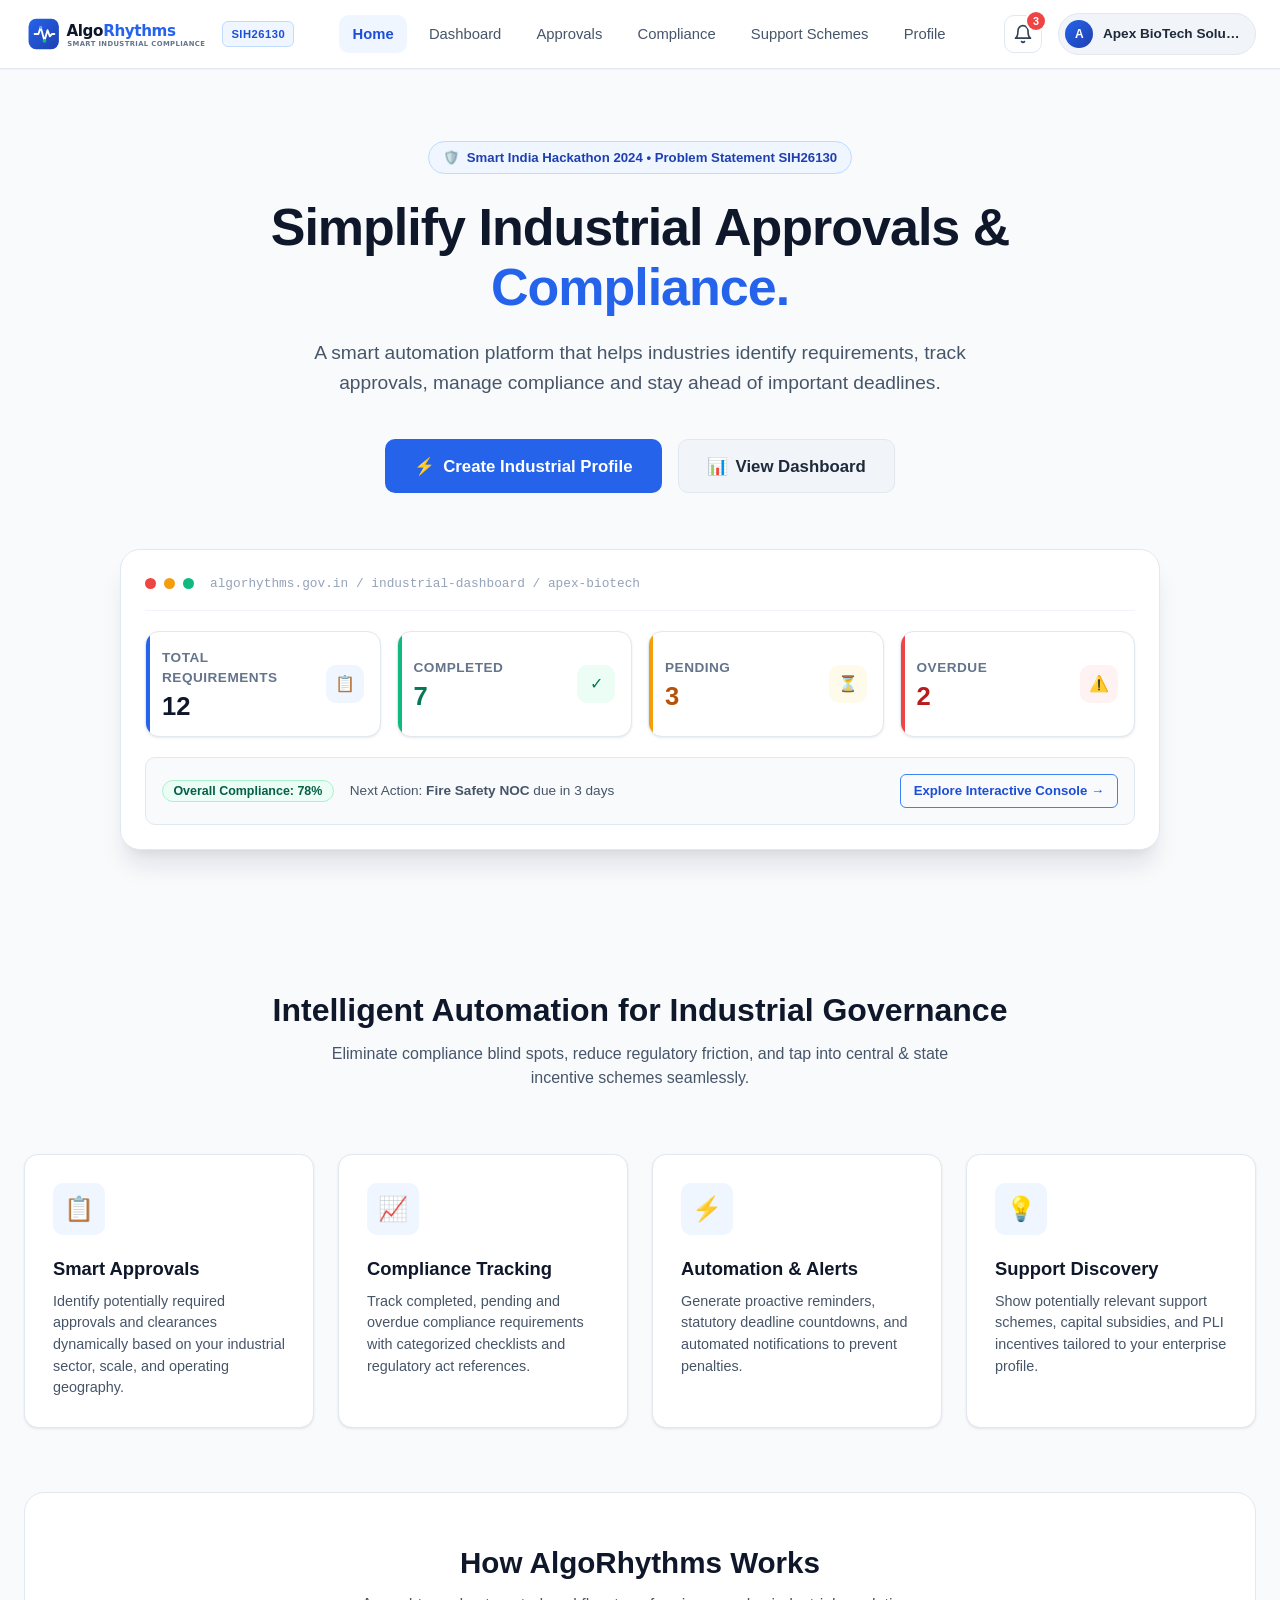
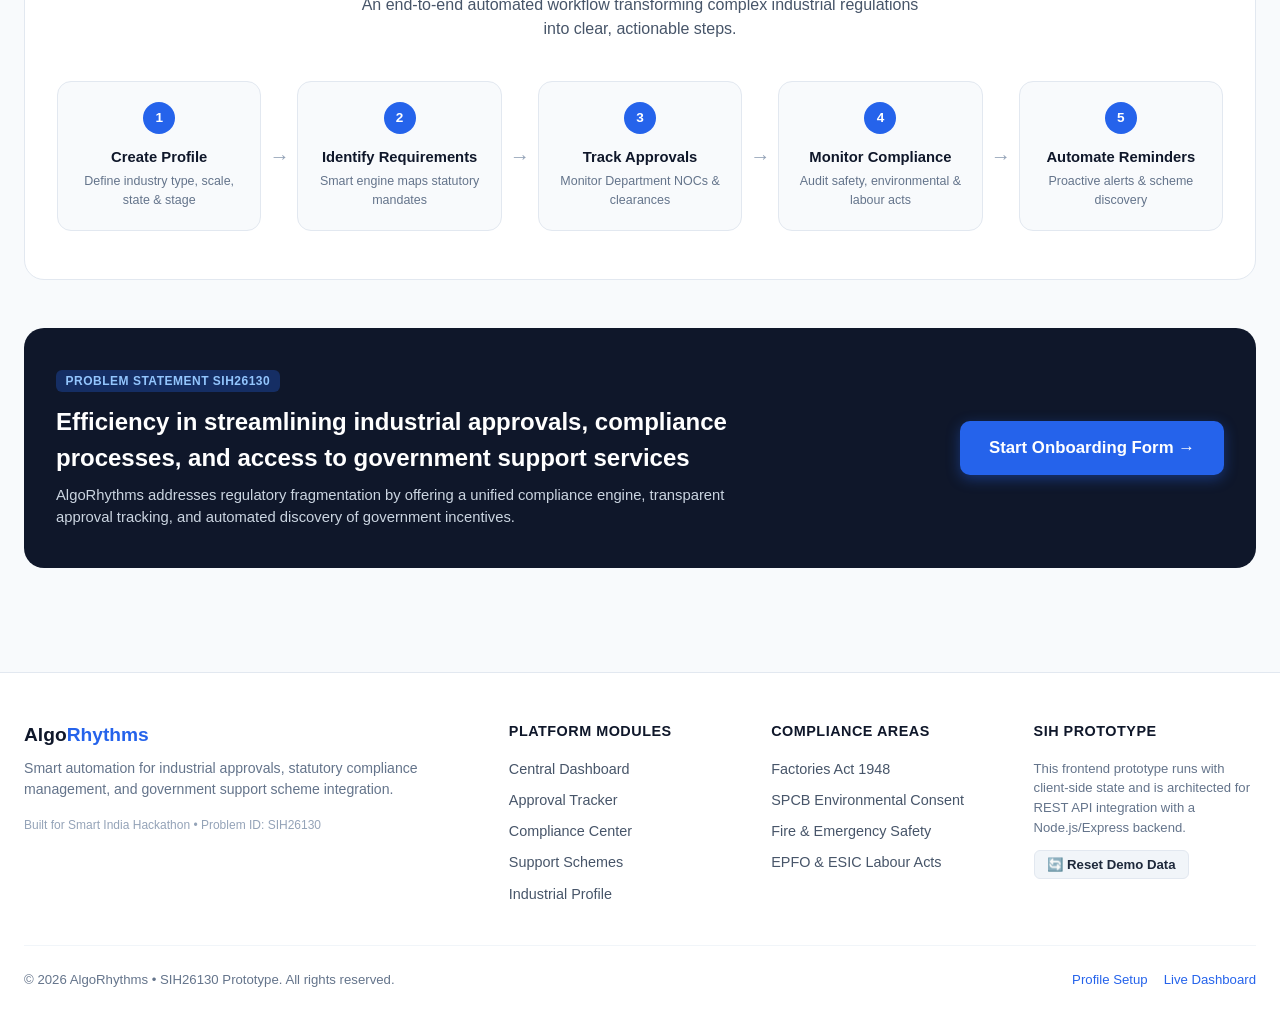
<file: frontend/index.html>
<!DOCTYPE html>
<html lang="en">
<head>
  <meta charset="UTF-8" />
  <meta name="viewport" content="width=device-width, initial-scale=1.0" />
  <meta name="description" content="AlgoRhythms - Smart Industrial Approvals, Compliance Management and Government Support Services Platform for SIH26130" />
  <title>AlgoRhythms | Smart Industrial Approvals & Compliance Platform (SIH26130)</title>
  <link rel="stylesheet" href="style.css" />
</head>
<body>

  <!-- =========================================================================
       1. GLOBAL NAVIGATION BAR
       ========================================================================= -->
  <nav class="navbar" aria-label="Main Navigation">
    <div class="nav-container">
      <a href="index.html" class="brand-link">
        <img src="assets/logo.svg" alt="AlgoRhythms Logo" class="brand-logo-img" />
        <span class="sih-tag">SIH26130</span>
      </a>

      <!-- Desktop Navigation Links -->
      <ul class="nav-menu" id="main-nav-menu">
        <li><a href="index.html" class="nav-link active">Home</a></li>
        <li><a href="dashboard.html" class="nav-link">Dashboard</a></li>
        <li><a href="approvals.html" class="nav-link">Approvals</a></li>
        <li><a href="compliance.html" class="nav-link">Compliance</a></li>
        <li><a href="schemes.html" class="nav-link">Support Schemes</a></li>
        <li><a href="profile.html" class="nav-link">Profile</a></li>
      </ul>

      <!-- User Area & Notification Trigger -->
      <div class="nav-actions">
        <!-- Notification Dropdown Toggle -->
        <div class="notif-wrapper">
          <button class="notif-btn" id="nav-notif-btn" aria-label="Notifications">
            <svg width="20" height="20" viewBox="0 0 24 24" fill="none" stroke="currentColor" stroke-width="2" stroke-linecap="round" stroke-linejoin="round">
              <path d="M18 8A6 6 0 0 0 6 8c0 7-3 9-3 9h18s-3-2-3-9"></path>
              <path d="M13.73 21a2 2 0 0 1-3.46 0"></path>
            </svg>
            <span class="notif-badge" id="nav-notif-badge" style="display: none;">3</span>
          </button>

          <!-- Notification Dropdown Panel -->
          <div class="notif-dropdown" id="nav-notif-dropdown">
            <div class="notif-header">
              <h4>System Alerts & Reminders</h4>
              <button class="notif-mark-btn" id="notif-mark-all-btn">Mark all read</button>
            </div>
            <ul class="notif-list" id="notif-items-list">
              <!-- Dynamically populated by script.js -->
            </ul>
            <div class="notif-footer">
              <a href="dashboard.html">View Centralized Dashboard &rarr;</a>
            </div>
          </div>
        </div>

        <!-- Profile Pill Link -->
        <a href="profile.html" class="nav-profile-pill" title="View Industrial Profile">
          <div class="nav-avatar dyn-avatar-char">A</div>
          <span class="nav-profile-name dyn-industry-name">Apex BioTech</span>
        </a>

        <!-- Mobile Menu Hamburger -->
        <button class="mobile-toggle" id="mobile-menu-toggle" aria-label="Toggle Menu">
          <svg width="24" height="24" viewBox="0 0 24 24" fill="none" stroke="currentColor" stroke-width="2" stroke-linecap="round" stroke-linejoin="round">
            <line x1="3" y1="12" x2="21" y2="12"></line>
            <line x1="3" y1="6" x2="21" y2="6"></line>
            <line x1="3" y1="18" x2="21" y2="18"></line>
          </svg>
        </button>
      </div>
    </div>
  </nav>

  <!-- =========================================================================
       2. HERO SECTION
       ========================================================================= -->
  <main class="main-content" style="padding-top: 1rem;">
    <div class="app-container">
      <section class="hero-section">
        <div class="hero-pill">
          <span>🛡️</span> Smart India Hackathon 2024 &bull; Problem Statement SIH26130
        </div>
        
        <h1 class="hero-title">
          Simplify Industrial Approvals &amp; <span>Compliance.</span>
        </h1>
        
        <p class="hero-subtitle">
          A smart automation platform that helps industries identify requirements, track approvals, manage compliance and stay ahead of important deadlines.
        </p>

        <div class="hero-cta-group">
          <a href="profile.html" class="btn btn-primary btn-lg">
            <span>⚡</span> Create Industrial Profile
          </a>
          <a href="dashboard.html" class="btn btn-secondary btn-lg">
            <span>📊</span> View Dashboard
          </a>
        </div>

        <!-- Professional Dashboard Preview Mockup -->
        <div class="hero-preview-wrapper">
          <div class="hero-preview-topbar">
            <div class="dot-btn dot-red"></div>
            <div class="dot-btn dot-yellow"></div>
            <div class="dot-btn dot-green"></div>
            <span style="font-size: 0.8rem; color: var(--slate-400); margin-left: 0.5rem; font-family: var(--font-mono);">
              algorhythms.gov.in / industrial-dashboard / apex-biotech
            </span>
          </div>

          <!-- Preview Body -->
          <div style="display: grid; grid-template-columns: repeat(4, 1fr); gap: 1rem; margin-bottom: 1.25rem;">
            <div class="kpi-card kpi-total" style="padding: 1rem;">
              <div class="kpi-info">
                <span class="kpi-label">Total Requirements</span>
                <span class="kpi-value" style="font-size: 1.6rem;">12</span>
              </div>
              <div class="kpi-icon-box" style="width: 38px; height: 38px; font-size: 1rem;">📋</div>
            </div>
            <div class="kpi-card kpi-completed" style="padding: 1rem;">
              <div class="kpi-info">
                <span class="kpi-label">Completed</span>
                <span class="kpi-value" style="font-size: 1.6rem; color: var(--success-dark);">7</span>
              </div>
              <div class="kpi-icon-box" style="width: 38px; height: 38px; font-size: 1rem;">✓</div>
            </div>
            <div class="kpi-card kpi-pending" style="padding: 1rem;">
              <div class="kpi-info">
                <span class="kpi-label">Pending</span>
                <span class="kpi-value" style="font-size: 1.6rem; color: var(--warning-dark);">3</span>
              </div>
              <div class="kpi-icon-box" style="width: 38px; height: 38px; font-size: 1rem;">⏳</div>
            </div>
            <div class="kpi-card kpi-overdue" style="padding: 1rem;">
              <div class="kpi-info">
                <span class="kpi-label">Overdue</span>
                <span class="kpi-value" style="font-size: 1.6rem; color: var(--danger-dark);">2</span>
              </div>
              <div class="kpi-icon-box" style="width: 38px; height: 38px; font-size: 1rem;">⚠️</div>
            </div>
          </div>

          <div style="display: flex; align-items: center; justify-content: space-between; background: var(--slate-50); padding: 1rem; border-radius: var(--radius-md); border: 1px solid var(--slate-200);">
            <div style="display: flex; align-items: center; gap: 1rem;">
              <span class="badge badge-success">Overall Compliance: 78%</span>
              <span style="font-size: 0.85rem; color: var(--slate-600);">Next Action: <strong>Fire Safety NOC</strong> due in 3 days</span>
            </div>
            <a href="dashboard.html" class="btn btn-outline btn-sm">Explore Interactive Console &rarr;</a>
          </div>
        </div>
      </section>

      <!-- =====================================================================
           3. CORE FEATURES GRID
           ===================================================================== -->
      <section style="margin: 4rem 0;">
        <div style="text-align: center; margin-bottom: 2.5rem;">
          <h2 style="font-size: 2rem; font-weight: 800; color: var(--slate-900);">
            Intelligent Automation for Industrial Governance
          </h2>
          <p style="color: var(--slate-600); max-width: 620px; margin: 0.5rem auto 0;">
            Eliminate compliance blind spots, reduce regulatory friction, and tap into central &amp; state incentive schemes seamlessly.
          </p>
        </div>

        <div class="features-grid">
          <!-- Feature 1 -->
          <div class="feature-card">
            <div class="feature-icon-box">📋</div>
            <h3>Smart Approvals</h3>
            <p>
              Identify potentially required approvals and clearances dynamically based on your industrial sector, scale, and operating geography.
            </p>
          </div>

          <!-- Feature 2 -->
          <div class="feature-card">
            <div class="feature-icon-box">📈</div>
            <h3>Compliance Tracking</h3>
            <p>
              Track completed, pending and overdue compliance requirements with categorized checklists and regulatory act references.
            </p>
          </div>

          <!-- Feature 3 -->
          <div class="feature-card">
            <div class="feature-icon-box">⚡</div>
            <h3>Automation &amp; Alerts</h3>
            <p>
              Generate proactive reminders, statutory deadline countdowns, and automated notifications to prevent penalties.
            </p>
          </div>

          <!-- Feature 4 -->
          <div class="feature-card">
            <div class="feature-icon-box">💡</div>
            <h3>Support Discovery</h3>
            <p>
              Show potentially relevant support schemes, capital subsidies, and PLI incentives tailored to your enterprise profile.
            </p>
          </div>
        </div>
      </section>

      <!-- =====================================================================
           4. HOW IT WORKS SECTION (PIPELINE)
           ===================================================================== -->
      <section class="pipeline-section">
        <h2 style="font-size: 1.85rem; font-weight: 800; color: var(--slate-900); margin-bottom: 0.5rem;">
          How AlgoRhythms Works
        </h2>
        <p style="color: var(--slate-600); max-width: 580px; margin: 0 auto;">
          An end-to-end automated workflow transforming complex industrial regulations into clear, actionable steps.
        </p>

        <div class="pipeline-flow">
          <!-- Step 1 -->
          <div class="pipeline-step">
            <div class="pipeline-num">1</div>
            <div class="pipeline-title">Create Profile</div>
            <div class="pipeline-desc">Define industry type, scale, state &amp; stage</div>
          </div>

          <div class="pipeline-arrow">&rarr;</div>

          <!-- Step 2 -->
          <div class="pipeline-step">
            <div class="pipeline-num">2</div>
            <div class="pipeline-title">Identify Requirements</div>
            <div class="pipeline-desc">Smart engine maps statutory mandates</div>
          </div>

          <div class="pipeline-arrow">&rarr;</div>

          <!-- Step 3 -->
          <div class="pipeline-step">
            <div class="pipeline-num">3</div>
            <div class="pipeline-title">Track Approvals</div>
            <div class="pipeline-desc">Monitor Department NOCs &amp; clearances</div>
          </div>

          <div class="pipeline-arrow">&rarr;</div>

          <!-- Step 4 -->
          <div class="pipeline-step">
            <div class="pipeline-num">4</div>
            <div class="pipeline-title">Monitor Compliance</div>
            <div class="pipeline-desc">Audit safety, environmental &amp; labour acts</div>
          </div>

          <div class="pipeline-arrow">&rarr;</div>

          <!-- Step 5 -->
          <div class="pipeline-step">
            <div class="pipeline-num">5</div>
            <div class="pipeline-title">Automate Reminders</div>
            <div class="pipeline-desc">Proactive alerts &amp; scheme discovery</div>
          </div>
        </div>
      </section>

      <!-- =====================================================================
           5. SIH STATEMENT TRUST BANNER
           ===================================================================== -->
      <section style="background: linear-gradient(135deg, var(--slate-900), var(--primary-950, #0f172a)); color: #ffffff; padding: 2.5rem 2rem; border-radius: var(--radius-xl); margin: 3rem 0; display: flex; flex-wrap: wrap; align-items: center; justify-content: space-between; gap: 1.5rem;">
        <div style="max-width: 680px;">
          <span style="background-color: rgba(37, 99, 235, 0.3); color: #93c5fd; font-size: 0.75rem; font-weight: 700; padding: 0.25rem 0.6rem; border-radius: var(--radius-sm); letter-spacing: 0.5px;">
            PROBLEM STATEMENT SIH26130
          </span>
          <h3 style="font-size: 1.5rem; font-weight: 800; margin: 0.75rem 0 0.5rem; color: #ffffff;">
            Efficiency in streamlining industrial approvals, compliance processes, and access to government support services
          </h3>
          <p style="color: var(--slate-300); font-size: 0.925rem; line-height: 1.5;">
            AlgoRhythms addresses regulatory fragmentation by offering a unified compliance engine, transparent approval tracking, and automated discovery of government incentives.
          </p>
        </div>
        <div>
          <a href="profile.html" class="btn btn-primary btn-lg" style="box-shadow: 0 4px 14px rgba(37,99,235,0.4);">
            Start Onboarding Form &rarr;
          </a>
        </div>
      </section>
    </div>
  </main>

  <!-- =========================================================================
       6. SITE FOOTER
       ========================================================================= -->
  <footer class="site-footer">
    <div class="app-container">
      <div class="footer-grid">
        <div class="footer-brand">
          <h4>Algo<span style="color: var(--primary-600);">Rhythms</span></h4>
          <p style="font-size: 0.88rem; color: var(--slate-500); margin-bottom: 1rem;">
            Smart automation for industrial approvals, statutory compliance management, and government support scheme integration.
          </p>
          <div style="font-size: 0.75rem; color: var(--slate-400);">
            Built for Smart India Hackathon &bull; Problem ID: SIH26130
          </div>
        </div>

        <div class="footer-col">
          <h5>Platform Modules</h5>
          <ul class="footer-links">
            <li><a href="dashboard.html">Central Dashboard</a></li>
            <li><a href="approvals.html">Approval Tracker</a></li>
            <li><a href="compliance.html">Compliance Center</a></li>
            <li><a href="schemes.html">Support Schemes</a></li>
            <li><a href="profile.html">Industrial Profile</a></li>
          </ul>
        </div>

        <div class="footer-col">
          <h5>Compliance Areas</h5>
          <ul class="footer-links">
            <li><a href="compliance.html">Factories Act 1948</a></li>
            <li><a href="compliance.html">SPCB Environmental Consent</a></li>
            <li><a href="compliance.html">Fire &amp; Emergency Safety</a></li>
            <li><a href="compliance.html">EPFO &amp; ESIC Labour Acts</a></li>
          </ul>
        </div>

        <div class="footer-col">
          <h5>SIH Prototype</h5>
          <p style="font-size: 0.82rem; color: var(--slate-500); line-height: 1.5; margin-bottom: 0.75rem;">
            This frontend prototype runs with client-side state and is architected for REST API integration with a Node.js/Express backend.
          </p>
          <button class="btn btn-secondary btn-sm" onclick="AlgoDataStore.resetToDefault(); AlgoUI.showToast('Reset data to defaults.', 'info'); setTimeout(()=>location.reload(), 400);">
            🔄 Reset Demo Data
          </button>
        </div>
      </div>

      <div class="footer-bottom">
        <div>&copy; 2026 AlgoRhythms &bull; SIH26130 Prototype. All rights reserved.</div>
        <div style="display: flex; gap: 1rem;">
          <a href="profile.html">Profile Setup</a>
          <a href="dashboard.html">Live Dashboard</a>
        </div>
      </div>
    </div>
  </footer>

  <script src="script.js"></script>
</body>
</html>
</file>
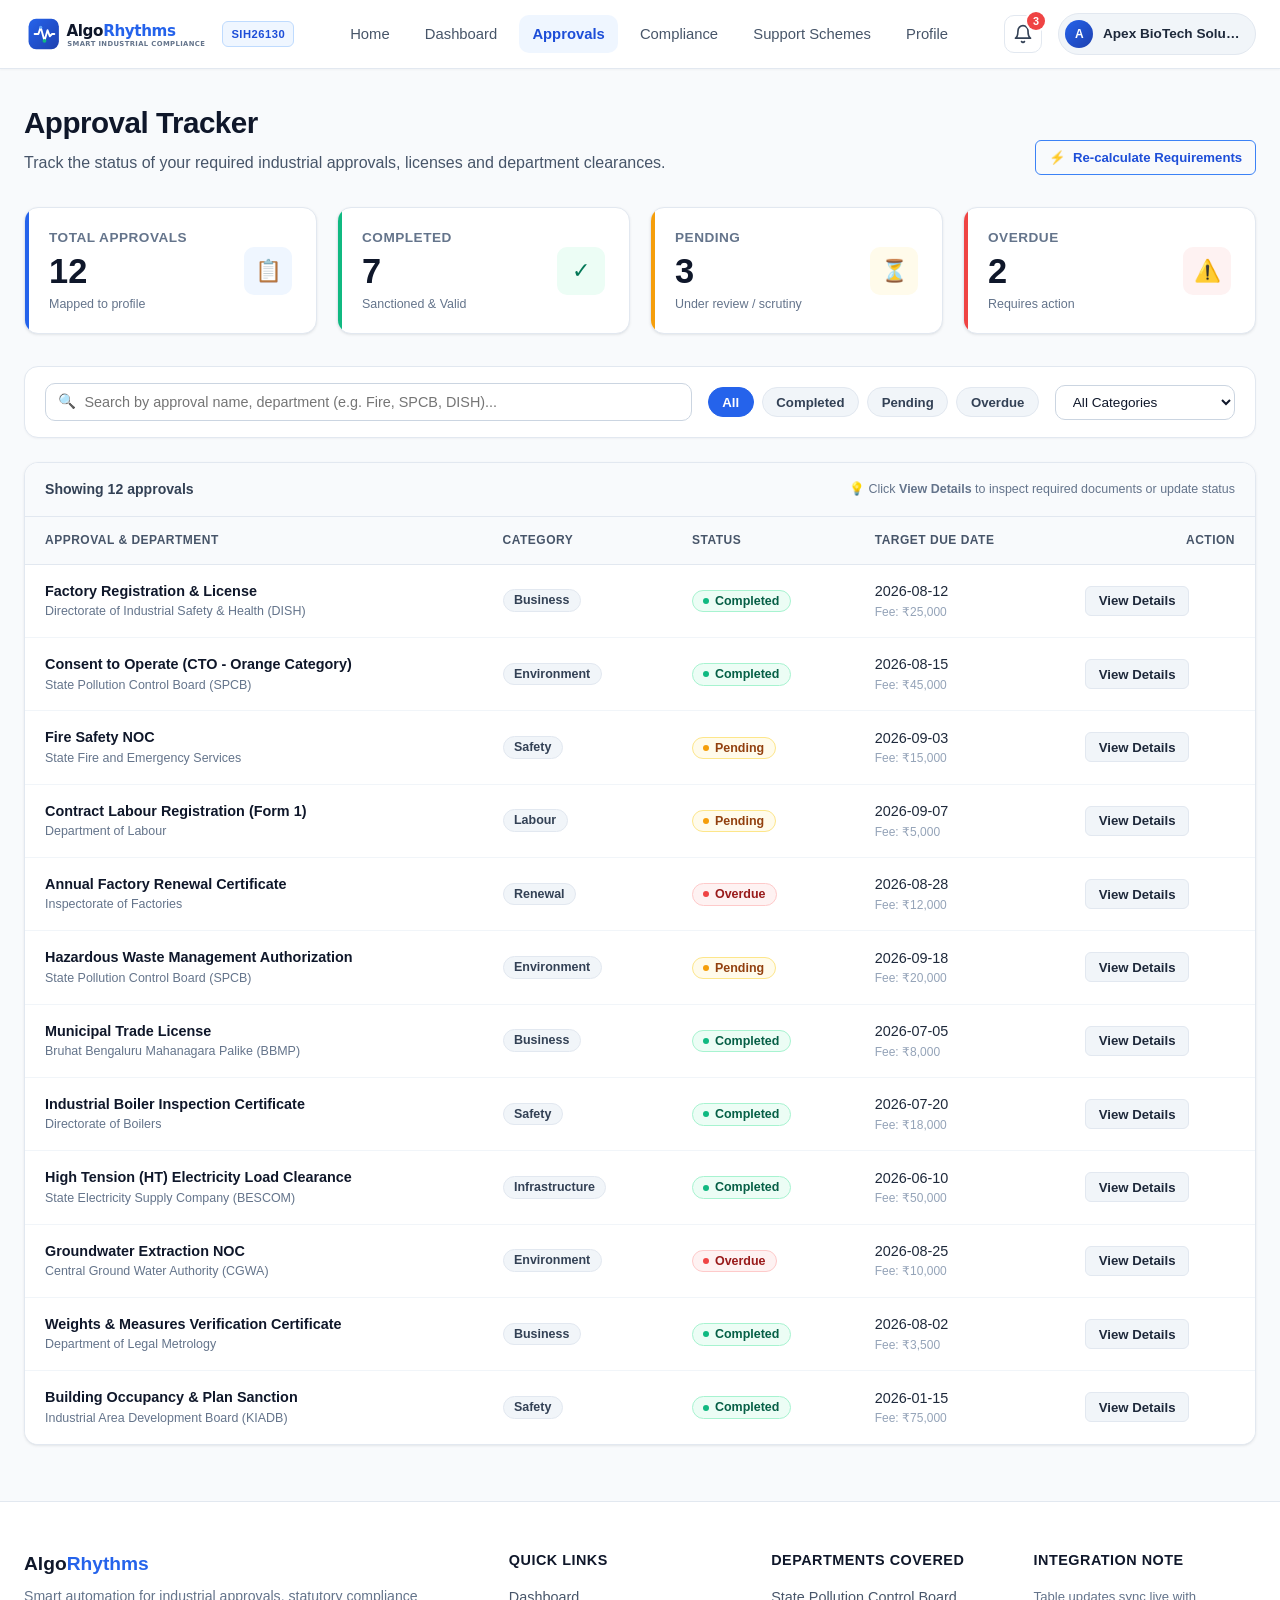
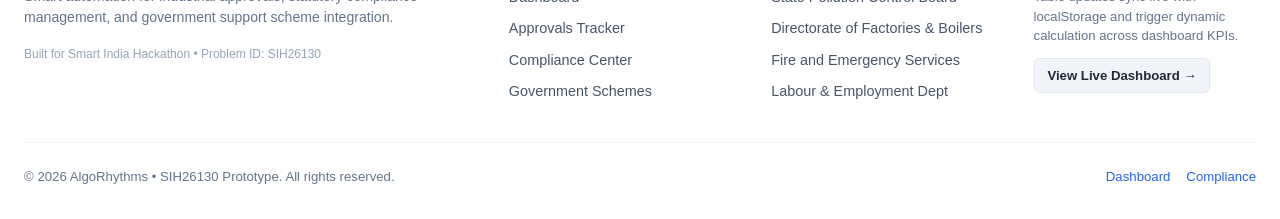
<file: frontend/approvals.html>
<!DOCTYPE html>
<html lang="en">
<head>
  <meta charset="UTF-8" />
  <meta name="viewport" content="width=device-width, initial-scale=1.0" />
  <meta name="description" content="AlgoRhythms - Industrial Approvals Tracker & Department NOC Clearances" />
  <title>Approval Tracker | AlgoRhythms (SIH26130)</title>
  <link rel="stylesheet" href="style.css" />
</head>
<body>

  <!-- =========================================================================
       1. GLOBAL NAVIGATION BAR
       ========================================================================= -->
  <nav class="navbar" aria-label="Main Navigation">
    <div class="nav-container">
      <a href="index.html" class="brand-link">
        <img src="assets/logo.svg" alt="AlgoRhythms Logo" class="brand-logo-img" />
        <span class="sih-tag">SIH26130</span>
      </a>

      <ul class="nav-menu" id="main-nav-menu">
        <li><a href="index.html" class="nav-link">Home</a></li>
        <li><a href="dashboard.html" class="nav-link">Dashboard</a></li>
        <li><a href="approvals.html" class="nav-link active">Approvals</a></li>
        <li><a href="compliance.html" class="nav-link">Compliance</a></li>
        <li><a href="schemes.html" class="nav-link">Support Schemes</a></li>
        <li><a href="profile.html" class="nav-link">Profile</a></li>
      </ul>

      <div class="nav-actions">
        <!-- Notification Dropdown -->
        <div class="notif-wrapper">
          <button class="notif-btn" id="nav-notif-btn" aria-label="Notifications">
            <svg width="20" height="20" viewBox="0 0 24 24" fill="none" stroke="currentColor" stroke-width="2" stroke-linecap="round" stroke-linejoin="round">
              <path d="M18 8A6 6 0 0 0 6 8c0 7-3 9-3 9h18s-3-2-3-9"></path>
              <path d="M13.73 21a2 2 0 0 1-3.46 0"></path>
            </svg>
            <span class="notif-badge" id="nav-notif-badge" style="display: none;">3</span>
          </button>

          <div class="notif-dropdown" id="nav-notif-dropdown">
            <div class="notif-header">
              <h4>System Alerts & Reminders</h4>
              <button class="notif-mark-btn" id="notif-mark-all-btn">Mark all read</button>
            </div>
            <ul class="notif-list" id="notif-items-list"></ul>
            <div class="notif-footer">
              <a href="dashboard.html">View Centralized Dashboard &rarr;</a>
            </div>
          </div>
        </div>

        <a href="profile.html" class="nav-profile-pill" title="View Industrial Profile">
          <div class="nav-avatar dyn-avatar-char">A</div>
          <span class="nav-profile-name dyn-industry-name">Apex BioTech</span>
        </a>

        <button class="mobile-toggle" id="mobile-menu-toggle" aria-label="Toggle Menu">
          <svg width="24" height="24" viewBox="0 0 24 24" fill="none" stroke="currentColor" stroke-width="2" stroke-linecap="round" stroke-linejoin="round">
            <line x1="3" y1="12" x2="21" y2="12"></line>
            <line x1="3" y1="6" x2="21" y2="6"></line>
            <line x1="3" y1="18" x2="21" y2="18"></line>
          </svg>
        </button>
      </div>
    </div>
  </nav>

  <!-- =========================================================================
       2. MAIN CONTENT: APPROVAL TRACKER
       ========================================================================= -->
  <main class="main-content">
    <div class="app-container">
      
      <!-- Page Header -->
      <div class="page-header">
        <div class="page-title-group">
          <h1>Approval Tracker</h1>
          <p>Track the status of your required industrial approvals, licenses and department clearances.</p>
        </div>
        <div>
          <a href="profile.html" class="btn btn-outline btn-sm">
            <span>⚡</span> Re-calculate Requirements
          </a>
        </div>
      </div>

      <!-- KPI Summary Stat Cards -->
      <section class="kpi-grid" aria-label="Approvals Summary Cards">
        <div class="kpi-card kpi-total">
          <div class="kpi-info">
            <span class="kpi-label">Total Approvals</span>
            <span class="kpi-value" id="app-total-val">12</span>
            <span class="kpi-sub">Mapped to profile</span>
          </div>
          <div class="kpi-icon-box">📋</div>
        </div>

        <div class="kpi-card kpi-completed">
          <div class="kpi-info">
            <span class="kpi-label">Completed</span>
            <span class="kpi-value" id="app-completed-val">7</span>
            <span class="kpi-sub">Sanctioned &amp; Valid</span>
          </div>
          <div class="kpi-icon-box">✓</div>
        </div>

        <div class="kpi-card kpi-pending">
          <div class="kpi-info">
            <span class="kpi-label">Pending</span>
            <span class="kpi-value" id="app-pending-val">3</span>
            <span class="kpi-sub">Under review / scrutiny</span>
          </div>
          <div class="kpi-icon-box">⏳</div>
        </div>

        <div class="kpi-card kpi-overdue">
          <div class="kpi-info">
            <span class="kpi-label">Overdue</span>
            <span class="kpi-value" id="app-overdue-val">2</span>
            <span class="kpi-sub">Requires action</span>
          </div>
          <div class="kpi-icon-box">⚠️</div>
        </div>
      </section>

      <!-- Filter Bar: Search, Status Chips & Category Filter -->
      <section class="filter-bar">
        <!-- Search Box -->
        <div class="search-box">
          <span class="search-icon">🔍</span>
          <input 
            type="text" 
            id="approvals-search-input" 
            placeholder="Search by approval name, department (e.g. Fire, SPCB, DISH)..." 
            aria-label="Search Approvals" 
          />
        </div>

        <!-- Status Filter Chips -->
        <div class="filter-chips" role="group" aria-label="Status Filters">
          <button type="button" class="chip approval-status-chip active" data-filter="All">All</button>
          <button type="button" class="chip approval-status-chip" data-filter="Completed">Completed</button>
          <button type="button" class="chip approval-status-chip" data-filter="Pending">Pending</button>
          <button type="button" class="chip approval-status-chip" data-filter="Overdue">Overdue</button>
        </div>

        <!-- Category Dropdown -->
        <div style="min-width: 180px;">
          <select id="approvals-category-select" class="form-select" style="padding: 0.5rem 0.8rem; font-size: 0.85rem;" aria-label="Filter by Category">
            <option value="All">All Categories</option>
            <option value="Business">Business</option>
            <option value="Environment">Environment</option>
            <option value="Safety">Safety</option>
            <option value="Labour">Labour</option>
            <option value="Renewal">Renewal</option>
            <option value="Infrastructure">Infrastructure</option>
            <option value="Hazmat">Hazmat</option>
          </select>
        </div>
      </section>

      <!-- Approvals Data Table -->
      <section class="card" style="padding: 0; overflow: hidden;">
        <div style="padding: 1rem 1.25rem; background-color: var(--slate-50); border-bottom: 1px solid var(--slate-200); display: flex; align-items: center; justify-content: space-between;">
          <span style="font-size: 0.88rem; font-weight: 700; color: var(--slate-700);" id="approvals-count-display">
            Showing 12 approvals
          </span>
          <span style="font-size: 0.78rem; color: var(--slate-500);">
            💡 Click <strong>View Details</strong> to inspect required documents or update status
          </span>
        </div>

        <div class="table-responsive" style="border: none; border-radius: 0; box-shadow: none;">
          <table class="custom-table" aria-label="Approvals Tracker Table">
            <thead>
              <tr>
                <th style="min-width: 240px;">Approval &amp; Department</th>
                <th>Category</th>
                <th>Status</th>
                <th>Target Due Date</th>
                <th style="text-align: right;">Action</th>
              </tr>
            </thead>
            <tbody id="approvals-table-body">
              <!-- Dynamically rendered by script.js -->
            </tbody>
          </table>
        </div>
      </section>

    </div>
  </main>

  <!-- =========================================================================
       3. SITE FOOTER
       ========================================================================= -->
  <footer class="site-footer">
    <div class="app-container">
      <div class="footer-grid">
        <div class="footer-brand">
          <h4>Algo<span style="color: var(--primary-600);">Rhythms</span></h4>
          <p style="font-size: 0.88rem; color: var(--slate-500); margin-bottom: 1rem;">
            Smart automation for industrial approvals, statutory compliance management, and government support scheme integration.
          </p>
          <div style="font-size: 0.75rem; color: var(--slate-400);">
            Built for Smart India Hackathon &bull; Problem ID: SIH26130
          </div>
        </div>

        <div class="footer-col">
          <h5>Quick Links</h5>
          <ul class="footer-links">
            <li><a href="dashboard.html">Dashboard</a></li>
            <li><a href="approvals.html">Approvals Tracker</a></li>
            <li><a href="compliance.html">Compliance Center</a></li>
            <li><a href="schemes.html">Government Schemes</a></li>
          </ul>
        </div>

        <div class="footer-col">
          <h5>Departments Covered</h5>
          <ul class="footer-links">
            <li><a href="approvals.html">State Pollution Control Board</a></li>
            <li><a href="approvals.html">Directorate of Factories &amp; Boilers</a></li>
            <li><a href="approvals.html">Fire and Emergency Services</a></li>
            <li><a href="approvals.html">Labour &amp; Employment Dept</a></li>
          </ul>
        </div>

        <div class="footer-col">
          <h5>Integration Note</h5>
          <p style="font-size: 0.82rem; color: var(--slate-500); line-height: 1.5; margin-bottom: 0.75rem;">
            Table updates sync live with localStorage and trigger dynamic calculation across dashboard KPIs.
          </p>
          <a href="dashboard.html" class="btn btn-secondary btn-sm">
            View Live Dashboard &rarr;
          </a>
        </div>
      </div>

      <div class="footer-bottom">
        <div>&copy; 2026 AlgoRhythms &bull; SIH26130 Prototype. All rights reserved.</div>
        <div style="display: flex; gap: 1rem;">
          <a href="dashboard.html">Dashboard</a>
          <a href="compliance.html">Compliance</a>
        </div>
      </div>
    </div>
  </footer>

  <script src="script.js"></script>
</body>
</html>
</file>
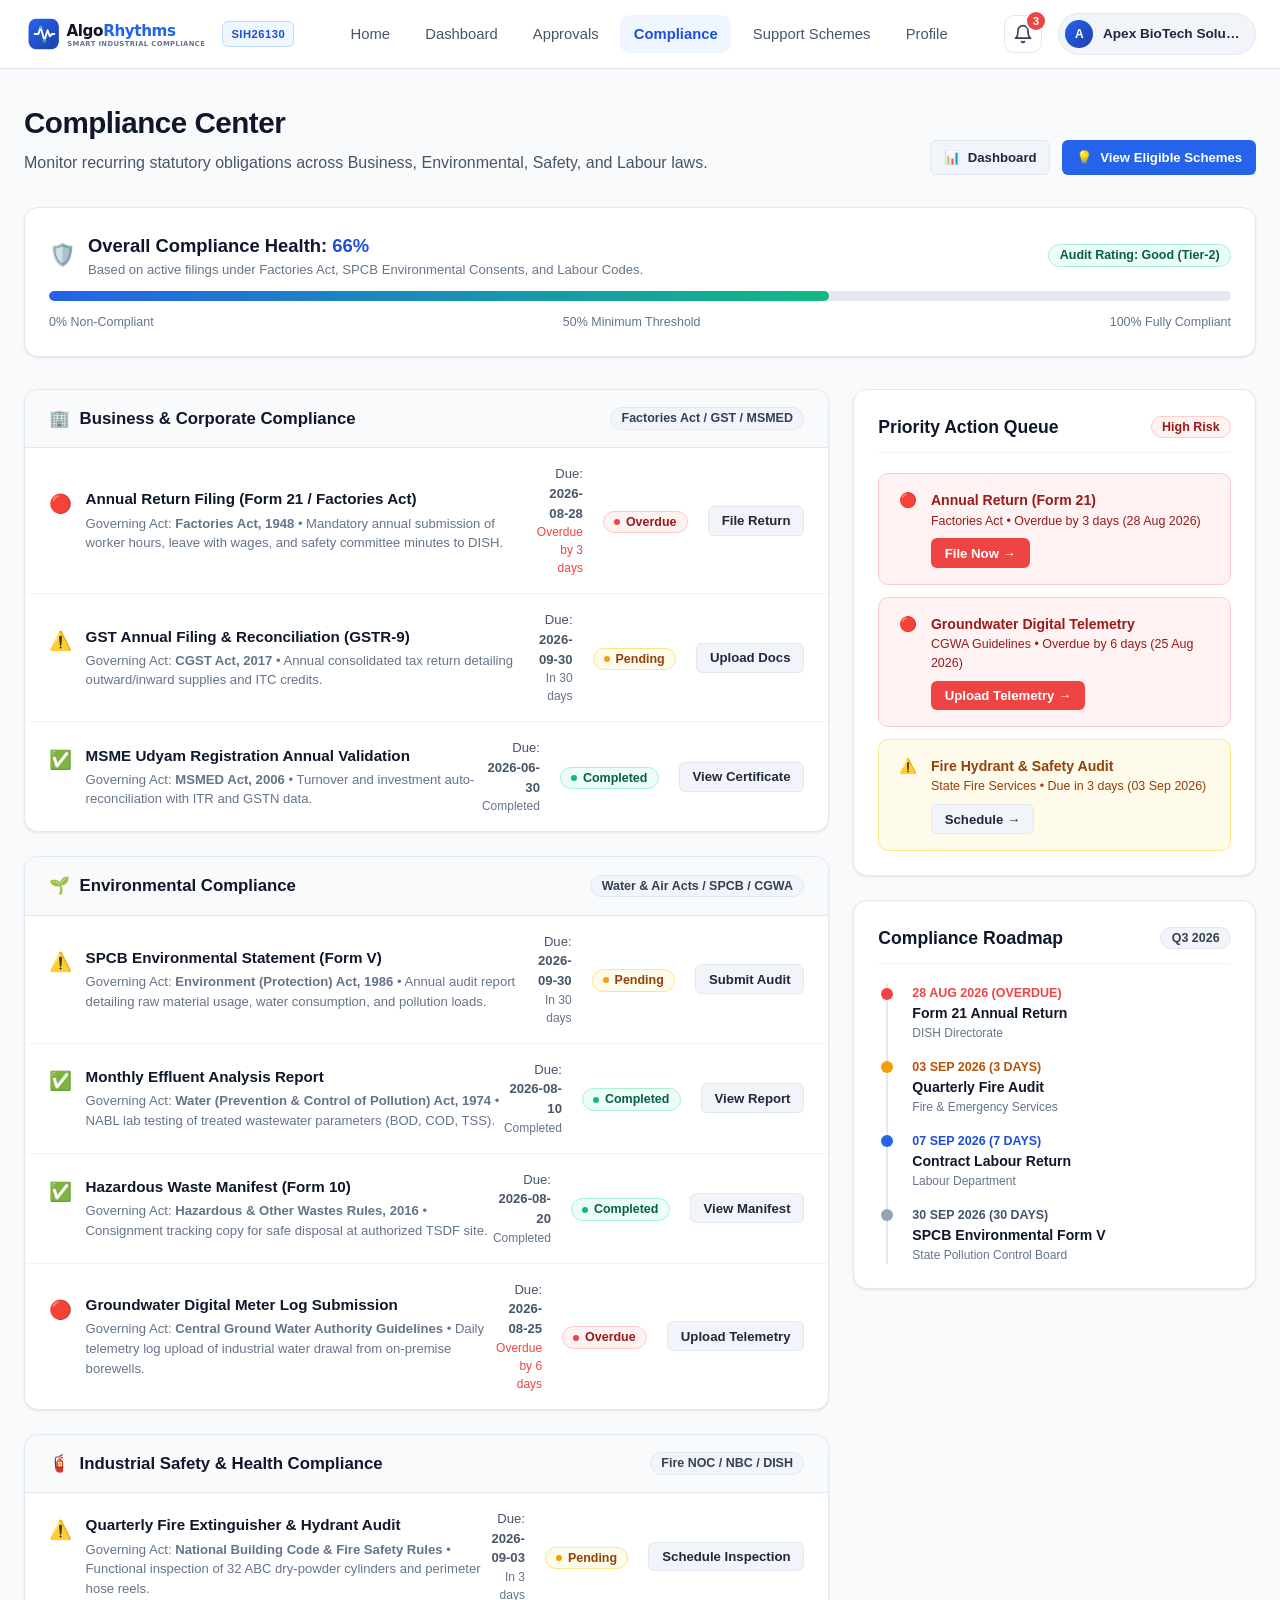
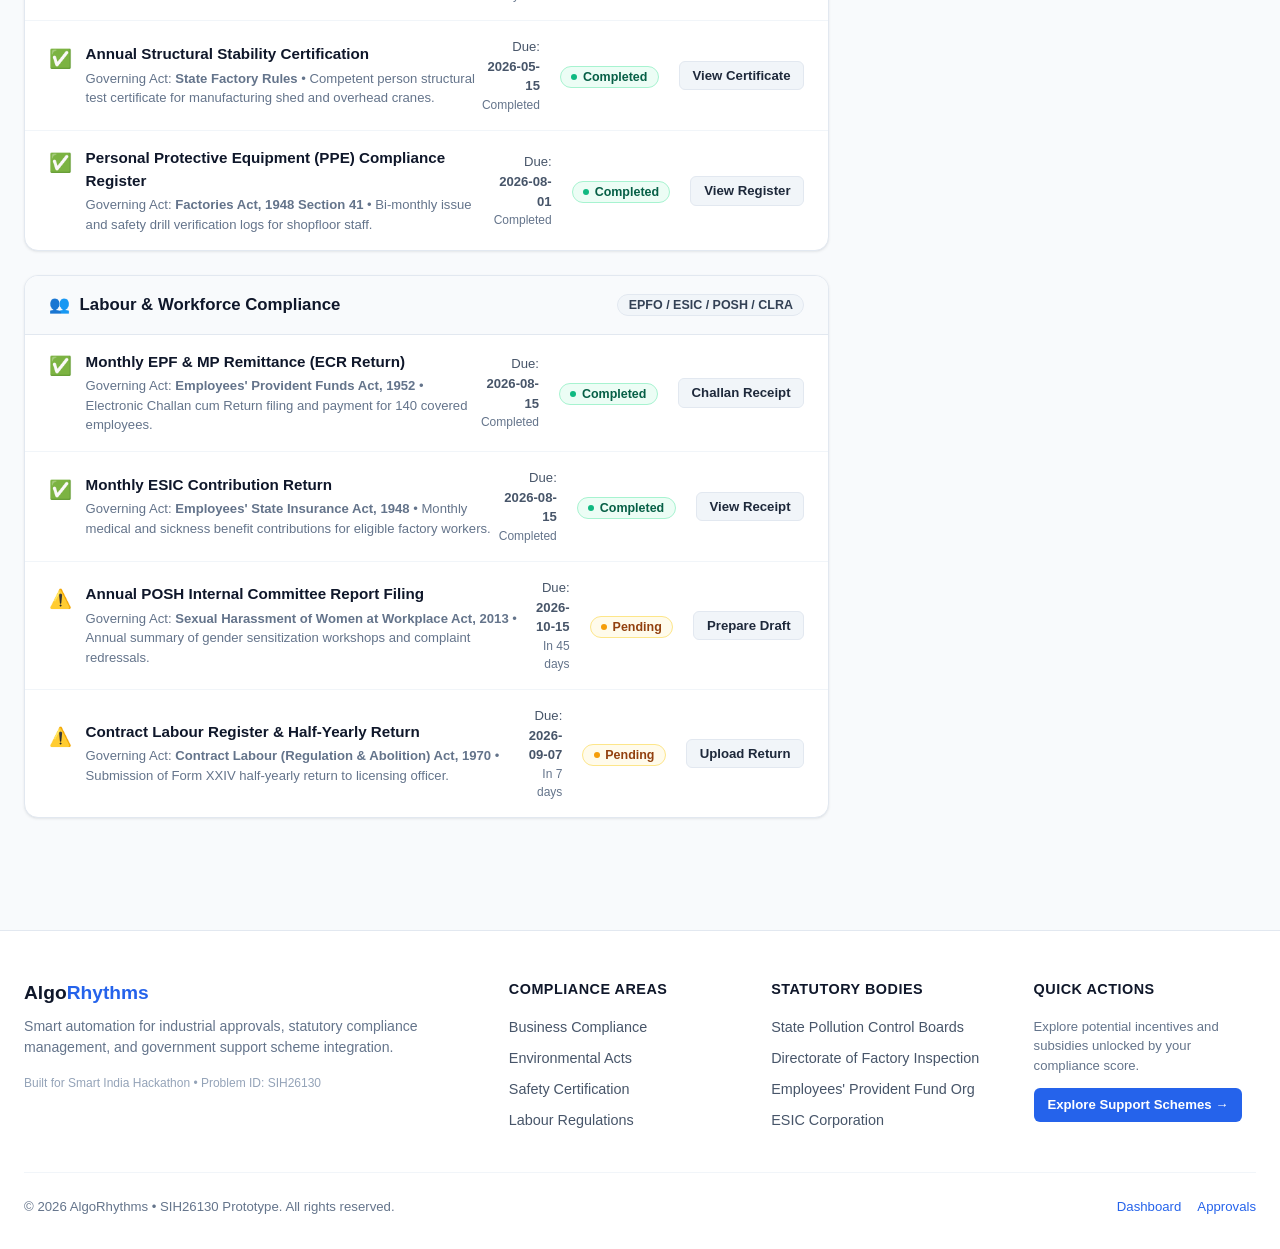
<file: frontend/compliance.html>
<!DOCTYPE html>
<html lang="en">
<head>
  <meta charset="UTF-8" />
  <meta name="viewport" content="width=device-width, initial-scale=1.0" />
  <meta name="description" content="AlgoRhythms - Statutory Industrial Compliance Center & Regulatory Deadlines" />
  <title>Compliance Center | AlgoRhythms (SIH26130)</title>
  <link rel="stylesheet" href="style.css" />
</head>
<body>

  <!-- =========================================================================
       1. GLOBAL NAVIGATION BAR
       ========================================================================= -->
  <nav class="navbar" aria-label="Main Navigation">
    <div class="nav-container">
      <a href="index.html" class="brand-link">
        <img src="assets/logo.svg" alt="AlgoRhythms Logo" class="brand-logo-img" />
        <span class="sih-tag">SIH26130</span>
      </a>

      <ul class="nav-menu" id="main-nav-menu">
        <li><a href="index.html" class="nav-link">Home</a></li>
        <li><a href="dashboard.html" class="nav-link">Dashboard</a></li>
        <li><a href="approvals.html" class="nav-link">Approvals</a></li>
        <li><a href="compliance.html" class="nav-link active">Compliance</a></li>
        <li><a href="schemes.html" class="nav-link">Support Schemes</a></li>
        <li><a href="profile.html" class="nav-link">Profile</a></li>
      </ul>

      <div class="nav-actions">
        <!-- Notification Dropdown -->
        <div class="notif-wrapper">
          <button class="notif-btn" id="nav-notif-btn" aria-label="Notifications">
            <svg width="20" height="20" viewBox="0 0 24 24" fill="none" stroke="currentColor" stroke-width="2" stroke-linecap="round" stroke-linejoin="round">
              <path d="M18 8A6 6 0 0 0 6 8c0 7-3 9-3 9h18s-3-2-3-9"></path>
              <path d="M13.73 21a2 2 0 0 1-3.46 0"></path>
            </svg>
            <span class="notif-badge" id="nav-notif-badge" style="display: none;">3</span>
          </button>

          <div class="notif-dropdown" id="nav-notif-dropdown">
            <div class="notif-header">
              <h4>System Alerts & Reminders</h4>
              <button class="notif-mark-btn" id="notif-mark-all-btn">Mark all read</button>
            </div>
            <ul class="notif-list" id="notif-items-list"></ul>
            <div class="notif-footer">
              <a href="dashboard.html">View Centralized Dashboard &rarr;</a>
            </div>
          </div>
        </div>

        <a href="profile.html" class="nav-profile-pill" title="View Industrial Profile">
          <div class="nav-avatar dyn-avatar-char">A</div>
          <span class="nav-profile-name dyn-industry-name">Apex BioTech</span>
        </a>

        <button class="mobile-toggle" id="mobile-menu-toggle" aria-label="Toggle Menu">
          <svg width="24" height="24" viewBox="0 0 24 24" fill="none" stroke="currentColor" stroke-width="2" stroke-linecap="round" stroke-linejoin="round">
            <line x1="3" y1="12" x2="21" y2="12"></line>
            <line x1="3" y1="6" x2="21" y2="6"></line>
            <line x1="3" y1="18" x2="21" y2="18"></line>
          </svg>
        </button>
      </div>
    </div>
  </nav>

  <!-- =========================================================================
       2. MAIN CONTENT: COMPLIANCE CENTER
       ========================================================================= -->
  <main class="main-content">
    <div class="app-container">
      
      <!-- Page Header -->
      <div class="page-header">
        <div class="page-title-group">
          <h1>Compliance Center</h1>
          <p>Monitor recurring statutory obligations across Business, Environmental, Safety, and Labour laws.</p>
        </div>
        <div style="display: flex; gap: 0.75rem;">
          <a href="dashboard.html" class="btn btn-secondary btn-sm">
            <span>📊</span> Dashboard
          </a>
          <a href="schemes.html" class="btn btn-primary btn-sm">
            <span>💡</span> View Eligible Schemes
          </a>
        </div>
      </div>

      <!-- Overall Compliance Health Bar Card -->
      <section class="card" style="margin-bottom: 2rem;">
        <div style="display: flex; align-items: center; justify-content: space-between; margin-bottom: 0.5rem;">
          <div style="display: flex; align-items: center; gap: 0.75rem;">
            <span style="font-size: 1.35rem;">🛡️</span>
            <div>
              <h3 style="font-size: 1.15rem; font-weight: 700; color: var(--slate-900);">
                Overall Compliance Health: <span id="comp-overall-val" style="color: var(--primary-700);">78%</span>
              </h3>
              <p style="font-size: 0.82rem; color: var(--slate-500);">
                Based on active filings under Factories Act, SPCB Environmental Consents, and Labour Codes.
              </p>
            </div>
          </div>
          <span class="badge badge-success">Audit Rating: Good (Tier-2)</span>
        </div>

        <div class="progress-bar-container">
          <div class="progress-bar-fill" id="comp-progress-fill" style="width: 78%;"></div>
        </div>

        <div style="display: flex; justify-content: space-between; font-size: 0.78rem; color: var(--slate-500); margin-top: 0.35rem;">
          <span>0% Non-Compliant</span>
          <span>50% Minimum Threshold</span>
          <span>100% Fully Compliant</span>
        </div>
      </section>

      <!-- Layout: Categorized Compliance List on Left, Deadlines & Timeline on Right -->
      <div class="dashboard-grid">
        
        <!-- Left: 4 Compliance Categories -->
        <div>
          
          <!-- Category 1: Business Compliance -->
          <div class="compliance-category-block">
            <div class="compliance-category-header">
              <div class="compliance-category-title">
                <span>🏢</span> Business &amp; Corporate Compliance
              </div>
              <span class="badge badge-neutral">Factories Act / GST / MSMED</span>
            </div>
            <div id="comp-list-business-compliance">
              <!-- Dynamically populated -->
            </div>
          </div>

          <!-- Category 2: Environmental Compliance -->
          <div class="compliance-category-block">
            <div class="compliance-category-header">
              <div class="compliance-category-title">
                <span>🌱</span> Environmental Compliance
              </div>
              <span class="badge badge-neutral">Water &amp; Air Acts / SPCB / CGWA</span>
            </div>
            <div id="comp-list-environmental-compliance">
              <!-- Dynamically populated -->
            </div>
          </div>

          <!-- Category 3: Safety Compliance -->
          <div class="compliance-category-block">
            <div class="compliance-category-header">
              <div class="compliance-category-title">
                <span>🧯</span> Industrial Safety &amp; Health Compliance
              </div>
              <span class="badge badge-neutral">Fire NOC / NBC / DISH</span>
            </div>
            <div id="comp-list-safety-compliance">
              <!-- Dynamically populated -->
            </div>
          </div>

          <!-- Category 4: Labour Compliance -->
          <div class="compliance-category-block">
            <div class="compliance-category-header">
              <div class="compliance-category-title">
                <span>👥</span> Labour &amp; Workforce Compliance
              </div>
              <span class="badge badge-neutral">EPFO / ESIC / POSH / CLRA</span>
            </div>
            <div id="comp-list-labour-compliance">
              <!-- Dynamically populated -->
            </div>
          </div>

        </div>

        <!-- Right: Urgent Deadlines & Chronological Timeline -->
        <div style="display: flex; flex-direction: column; gap: 1.5rem;">
          
          <!-- 1. Urgent Deadlines Card -->
          <div class="card">
            <div class="card-header">
              <h3>Priority Action Queue</h3>
              <span class="badge badge-danger">High Risk</span>
            </div>

            <!-- Overdue Item 1 -->
            <div class="alert-banner alert-danger" style="margin-bottom: 0.75rem;">
              <span>🔴</span>
              <div>
                <div style="font-weight: 700; font-size: 0.88rem;">Annual Return (Form 21)</div>
                <div style="font-size: 0.78rem;">Factories Act &bull; Overdue by 3 days (28 Aug 2026)</div>
                <button class="btn btn-danger btn-sm" style="margin-top: 0.5rem;" onclick="handleComplianceAction('comp-1')">
                  File Now &rarr;
                </button>
              </div>
            </div>

            <!-- Overdue Item 2 -->
            <div class="alert-banner alert-danger" style="margin-bottom: 0.75rem;">
              <span>🔴</span>
              <div>
                <div style="font-weight: 700; font-size: 0.88rem;">Groundwater Digital Telemetry</div>
                <div style="font-size: 0.78rem;">CGWA Guidelines &bull; Overdue by 6 days (25 Aug 2026)</div>
                <button class="btn btn-danger btn-sm" style="margin-top: 0.5rem;" onclick="handleComplianceAction('comp-7')">
                  Upload Telemetry &rarr;
                </button>
              </div>
            </div>

            <!-- Upcoming Item 3 -->
            <div class="alert-banner alert-warning" style="margin-bottom: 0;">
              <span>⚠️</span>
              <div>
                <div style="font-weight: 700; font-size: 0.88rem;">Fire Hydrant &amp; Safety Audit</div>
                <div style="font-size: 0.78rem;">State Fire Services &bull; Due in 3 days (03 Sep 2026)</div>
                <button class="btn btn-secondary btn-sm" style="margin-top: 0.5rem;" onclick="handleComplianceAction('comp-8')">
                  Schedule &rarr;
                </button>
              </div>
            </div>
          </div>

          <!-- 2. Compliance Timeline / Roadmap -->
          <div class="card">
            <div class="card-header">
              <h3>Compliance Roadmap</h3>
              <span class="badge badge-neutral">Q3 2026</span>
            </div>

            <div style="display: flex; flex-direction: column; gap: 1rem; position: relative; padding-left: 1.5rem; border-left: 2px solid var(--slate-200); margin-left: 0.5rem;">
              
              <!-- Timeline Milestone 1 -->
              <div style="position: relative;">
                <div style="position: absolute; left: -1.95rem; top: 0.2rem; width: 12px; height: 12px; border-radius: 50%; background-color: var(--danger-primary);"></div>
                <div style="font-size: 0.78rem; font-weight: 700; color: var(--danger-primary);">28 AUG 2026 (OVERDUE)</div>
                <div style="font-weight: 600; font-size: 0.88rem; color: var(--slate-900);">Form 21 Annual Return</div>
                <div style="font-size: 0.75rem; color: var(--slate-500);">DISH Directorate</div>
              </div>

              <!-- Timeline Milestone 2 -->
              <div style="position: relative;">
                <div style="position: absolute; left: -1.95rem; top: 0.2rem; width: 12px; height: 12px; border-radius: 50%; background-color: var(--warning-primary);"></div>
                <div style="font-size: 0.78rem; font-weight: 700; color: var(--warning-dark);">03 SEP 2026 (3 DAYS)</div>
                <div style="font-weight: 600; font-size: 0.88rem; color: var(--slate-900);">Quarterly Fire Audit</div>
                <div style="font-size: 0.75rem; color: var(--slate-500);">Fire &amp; Emergency Services</div>
              </div>

              <!-- Timeline Milestone 3 -->
              <div style="position: relative;">
                <div style="position: absolute; left: -1.95rem; top: 0.2rem; width: 12px; height: 12px; border-radius: 50%; background-color: var(--primary-600);"></div>
                <div style="font-size: 0.78rem; font-weight: 700; color: var(--primary-700);">07 SEP 2026 (7 DAYS)</div>
                <div style="font-weight: 600; font-size: 0.88rem; color: var(--slate-900);">Contract Labour Return</div>
                <div style="font-size: 0.75rem; color: var(--slate-500);">Labour Department</div>
              </div>

              <!-- Timeline Milestone 4 -->
              <div style="position: relative;">
                <div style="position: absolute; left: -1.95rem; top: 0.2rem; width: 12px; height: 12px; border-radius: 50%; background-color: var(--slate-400);"></div>
                <div style="font-size: 0.78rem; font-weight: 700; color: var(--slate-600);">30 SEP 2026 (30 DAYS)</div>
                <div style="font-weight: 600; font-size: 0.88rem; color: var(--slate-900);">SPCB Environmental Form V</div>
                <div style="font-size: 0.75rem; color: var(--slate-500);">State Pollution Control Board</div>
              </div>

            </div>
          </div>

        </div>

      </div>

    </div>
  </main>

  <!-- =========================================================================
       3. SITE FOOTER
       ========================================================================= -->
  <footer class="site-footer">
    <div class="app-container">
      <div class="footer-grid">
        <div class="footer-brand">
          <h4>Algo<span style="color: var(--primary-600);">Rhythms</span></h4>
          <p style="font-size: 0.88rem; color: var(--slate-500); margin-bottom: 1rem;">
            Smart automation for industrial approvals, statutory compliance management, and government support scheme integration.
          </p>
          <div style="font-size: 0.75rem; color: var(--slate-400);">
            Built for Smart India Hackathon &bull; Problem ID: SIH26130
          </div>
        </div>

        <div class="footer-col">
          <h5>Compliance Areas</h5>
          <ul class="footer-links">
            <li><a href="compliance.html">Business Compliance</a></li>
            <li><a href="compliance.html">Environmental Acts</a></li>
            <li><a href="compliance.html">Safety Certification</a></li>
            <li><a href="compliance.html">Labour Regulations</a></li>
          </ul>
        </div>

        <div class="footer-col">
          <h5>Statutory Bodies</h5>
          <ul class="footer-links">
            <li><a href="compliance.html">State Pollution Control Boards</a></li>
            <li><a href="compliance.html">Directorate of Factory Inspection</a></li>
            <li><a href="compliance.html">Employees' Provident Fund Org</a></li>
            <li><a href="compliance.html">ESIC Corporation</a></li>
          </ul>
        </div>

        <div class="footer-col">
          <h5>Quick Actions</h5>
          <p style="font-size: 0.82rem; color: var(--slate-500); line-height: 1.5; margin-bottom: 0.75rem;">
            Explore potential incentives and subsidies unlocked by your compliance score.
          </p>
          <a href="schemes.html" class="btn btn-primary btn-sm">
            Explore Support Schemes &rarr;
          </a>
        </div>
      </div>

      <div class="footer-bottom">
        <div>&copy; 2026 AlgoRhythms &bull; SIH26130 Prototype. All rights reserved.</div>
        <div style="display: flex; gap: 1rem;">
          <a href="dashboard.html">Dashboard</a>
          <a href="approvals.html">Approvals</a>
        </div>
      </div>
    </div>
  </footer>

  <script src="script.js"></script>
</body>
</html>
</file>
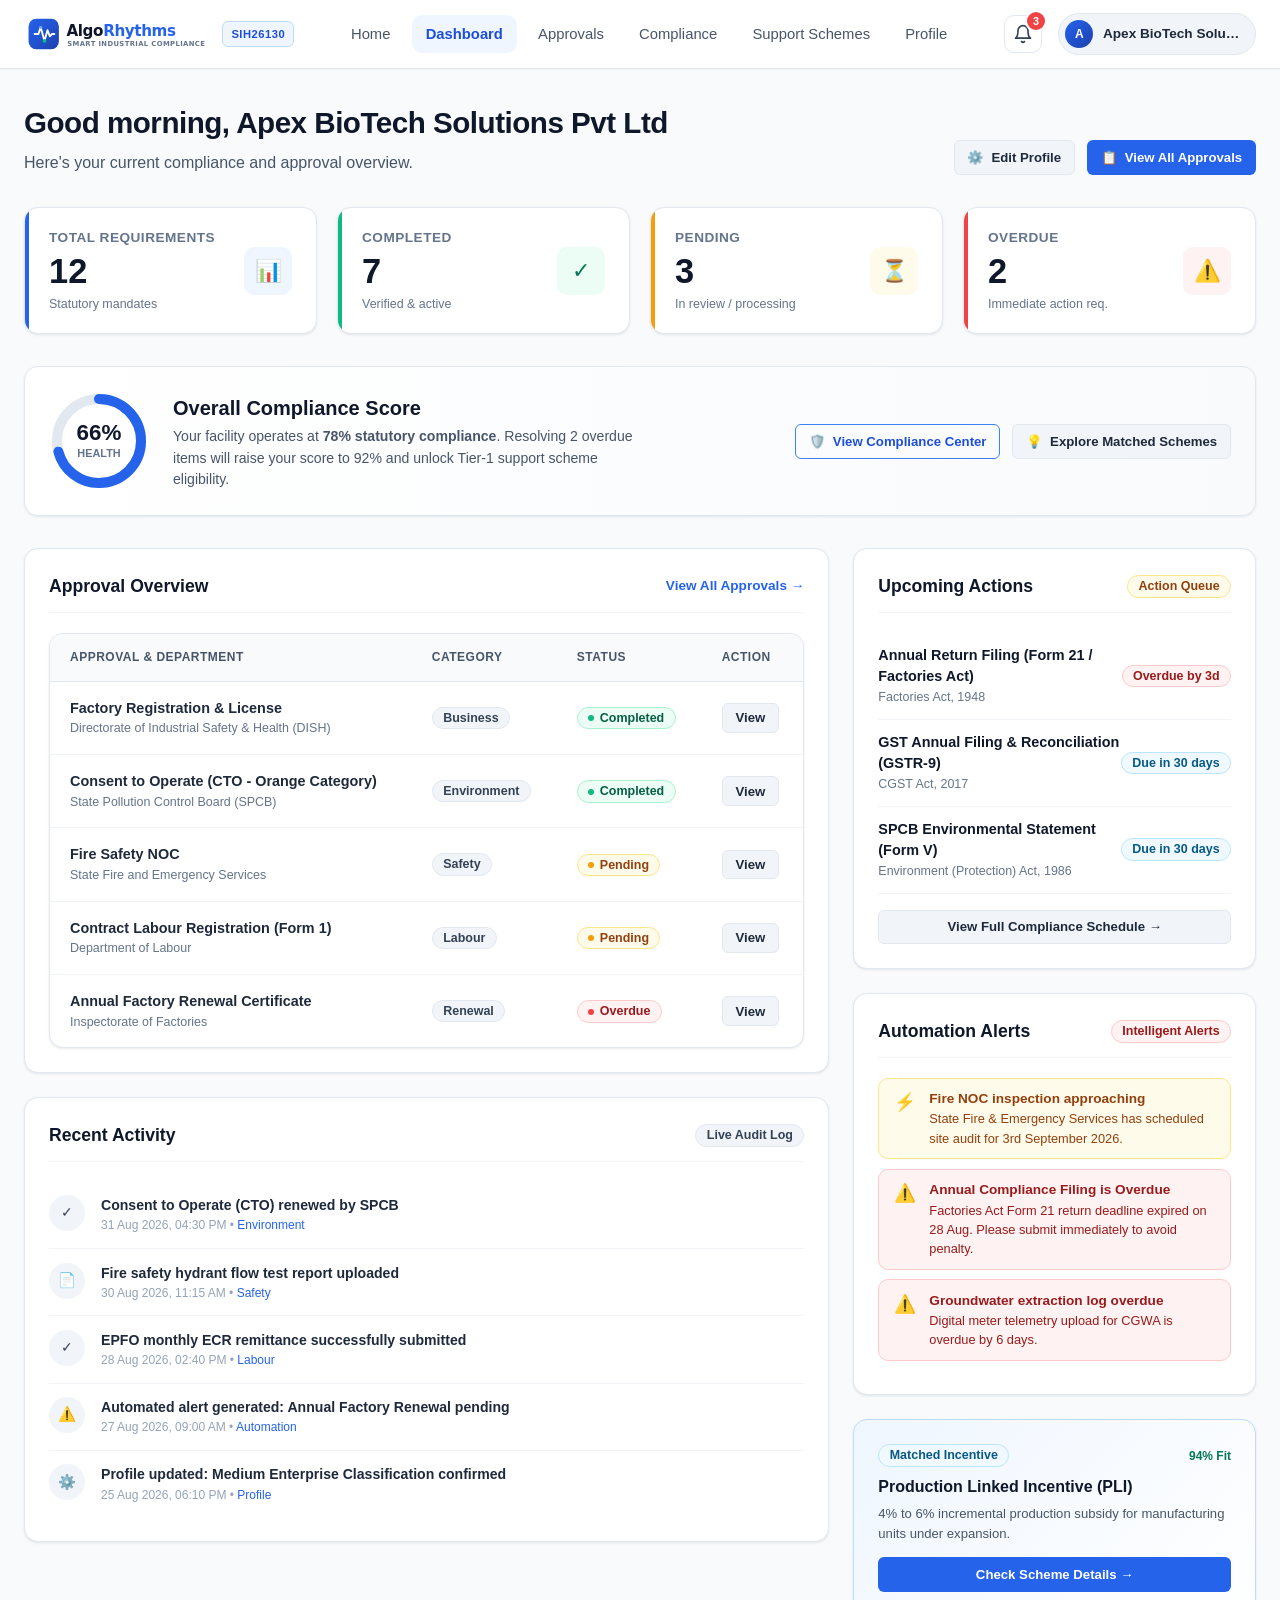
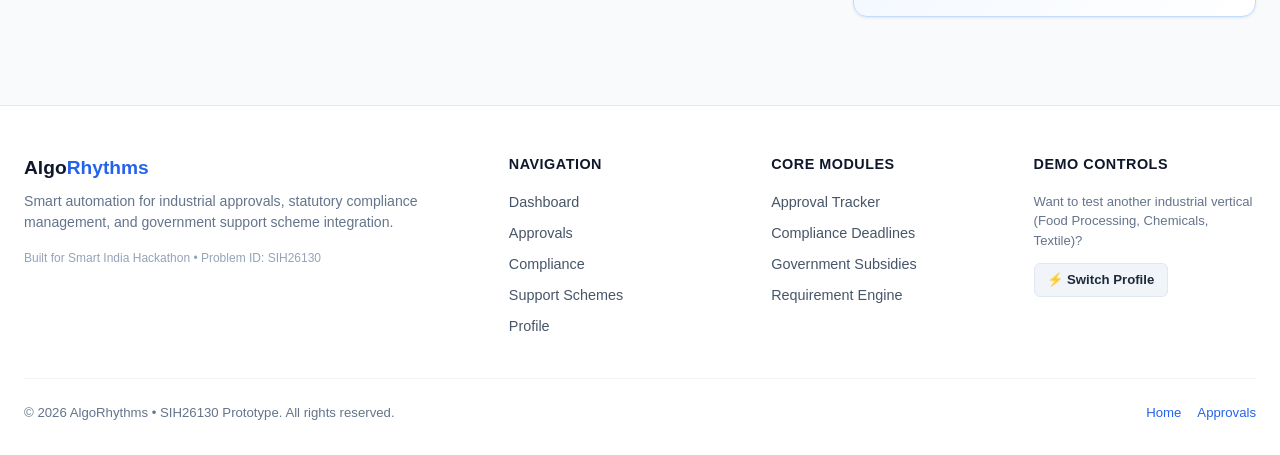
<file: frontend/dashboard.html>
<!DOCTYPE html>
<html lang="en">
<head>
  <meta charset="UTF-8" />
  <meta name="viewport" content="width=device-width, initial-scale=1.0" />
  <meta name="description" content="AlgoRhythms - Centralized Industrial Compliance & Approvals Dashboard" />
  <title>Dashboard | AlgoRhythms (SIH26130)</title>
  <link rel="stylesheet" href="style.css" />
</head>
<body>

  <!-- =========================================================================
       1. GLOBAL NAVIGATION BAR
       ========================================================================= -->
  <nav class="navbar" aria-label="Main Navigation">
    <div class="nav-container">
      <a href="index.html" class="brand-link">
        <img src="assets/logo.svg" alt="AlgoRhythms Logo" class="brand-logo-img" />
        <span class="sih-tag">SIH26130</span>
      </a>

      <ul class="nav-menu" id="main-nav-menu">
        <li><a href="index.html" class="nav-link">Home</a></li>
        <li><a href="dashboard.html" class="nav-link active">Dashboard</a></li>
        <li><a href="approvals.html" class="nav-link">Approvals</a></li>
        <li><a href="compliance.html" class="nav-link">Compliance</a></li>
        <li><a href="schemes.html" class="nav-link">Support Schemes</a></li>
        <li><a href="profile.html" class="nav-link">Profile</a></li>
      </ul>

      <div class="nav-actions">
        <!-- Notification Dropdown -->
        <div class="notif-wrapper">
          <button class="notif-btn" id="nav-notif-btn" aria-label="Notifications">
            <svg width="20" height="20" viewBox="0 0 24 24" fill="none" stroke="currentColor" stroke-width="2" stroke-linecap="round" stroke-linejoin="round">
              <path d="M18 8A6 6 0 0 0 6 8c0 7-3 9-3 9h18s-3-2-3-9"></path>
              <path d="M13.73 21a2 2 0 0 1-3.46 0"></path>
            </svg>
            <span class="notif-badge" id="nav-notif-badge" style="display: none;">3</span>
          </button>

          <div class="notif-dropdown" id="nav-notif-dropdown">
            <div class="notif-header">
              <h4>System Alerts & Reminders</h4>
              <button class="notif-mark-btn" id="notif-mark-all-btn">Mark all read</button>
            </div>
            <ul class="notif-list" id="notif-items-list"></ul>
            <div class="notif-footer">
              <a href="dashboard.html">Refresh Dashboard &rarr;</a>
            </div>
          </div>
        </div>

        <a href="profile.html" class="nav-profile-pill" title="View Industrial Profile">
          <div class="nav-avatar dyn-avatar-char">A</div>
          <span class="nav-profile-name dyn-industry-name">Apex BioTech</span>
        </a>

        <button class="mobile-toggle" id="mobile-menu-toggle" aria-label="Toggle Menu">
          <svg width="24" height="24" viewBox="0 0 24 24" fill="none" stroke="currentColor" stroke-width="2" stroke-linecap="round" stroke-linejoin="round">
            <line x1="3" y1="12" x2="21" y2="12"></line>
            <line x1="3" y1="6" x2="21" y2="6"></line>
            <line x1="3" y1="18" x2="21" y2="18"></line>
          </svg>
        </button>
      </div>
    </div>
  </nav>

  <!-- =========================================================================
       2. MAIN DASHBOARD CONTENT
       ========================================================================= -->
  <main class="main-content">
    <div class="app-container">
      
      <!-- Dashboard Header -->
      <div class="page-header">
        <div class="page-title-group">
          <h1 id="dash-header-title">Good morning, Apex BioTech Solutions Pvt Ltd</h1>
          <p>Here's your current compliance and approval overview.</p>
        </div>
        <div style="display: flex; gap: 0.75rem;">
          <a href="profile.html" class="btn btn-secondary btn-sm">
            <span>⚙️</span> Edit Profile
          </a>
          <a href="approvals.html" class="btn btn-primary btn-sm">
            <span>📋</span> View All Approvals
          </a>
        </div>
      </div>

      <!-- KPI Summary Stat Cards -->
      <section class="kpi-grid" aria-label="KPI Summary">
        <!-- 1. Total Requirements -->
        <div class="kpi-card kpi-total">
          <div class="kpi-info">
            <span class="kpi-label">Total Requirements</span>
            <span class="kpi-value" id="kpi-total-val">12</span>
            <span class="kpi-sub">Statutory mandates</span>
          </div>
          <div class="kpi-icon-box">📊</div>
        </div>

        <!-- 2. Completed -->
        <div class="kpi-card kpi-completed">
          <div class="kpi-info">
            <span class="kpi-label">Completed</span>
            <span class="kpi-value" id="kpi-completed-val">7</span>
            <span class="kpi-sub">Verified &amp; active</span>
          </div>
          <div class="kpi-icon-box">✓</div>
        </div>

        <!-- 3. Pending -->
        <div class="kpi-card kpi-pending">
          <div class="kpi-info">
            <span class="kpi-label">Pending</span>
            <span class="kpi-value" id="kpi-pending-val">3</span>
            <span class="kpi-sub">In review / processing</span>
          </div>
          <div class="kpi-icon-box">⏳</div>
        </div>

        <!-- 4. Overdue -->
        <div class="kpi-card kpi-overdue">
          <div class="kpi-info">
            <span class="kpi-label">Overdue</span>
            <span class="kpi-value" id="kpi-overdue-val">2</span>
            <span class="kpi-sub">Immediate action req.</span>
          </div>
          <div class="kpi-icon-box">⚠️</div>
        </div>
      </section>

      <!-- Overall Compliance Health Card Banner -->
      <section class="card" style="margin-bottom: 2rem; background: linear-gradient(to right, #ffffff, var(--slate-50));">
        <div style="display: flex; flex-wrap: wrap; align-items: center; justify-content: space-between; gap: 1.5rem;">
          
          <!-- Circular Progress Meter -->
          <div class="circular-gauge-wrapper">
            <div class="gauge-svg-box">
              <svg width="100" height="100" viewBox="0 0 100 100">
                <circle class="gauge-bg" cx="50" cy="50" r="42"></circle>
                <circle class="gauge-fill" id="dash-gauge-fill" cx="50" cy="50" r="42"></circle>
              </svg>
              <div class="gauge-center-text">
                <div class="gauge-value" id="dash-overall-compliance-val">78%</div>
                <div class="gauge-sub">Health</div>
              </div>
            </div>
            <div>
              <h3 style="font-size: 1.25rem; font-weight: 800; color: var(--slate-900);">Overall Compliance Score</h3>
              <p style="font-size: 0.88rem; color: var(--slate-600); max-width: 480px; margin-top: 0.2rem;">
                Your facility operates at <strong>78% statutory compliance</strong>. Resolving 2 overdue items will raise your score to 92% and unlock Tier-1 support scheme eligibility.
              </p>
            </div>
          </div>

          <!-- Quick Action Buttons -->
          <div style="display: flex; flex-wrap: wrap; gap: 0.75rem;">
            <a href="compliance.html" class="btn btn-outline btn-sm">
              <span>🛡️</span> View Compliance Center
            </a>
            <a href="schemes.html" class="btn btn-secondary btn-sm">
              <span>💡</span> Explore Matched Schemes
            </a>
          </div>

        </div>
      </section>

      <!-- Two-Column Primary Grid -->
      <div class="dashboard-grid">
        
        <!-- Left Column: Approvals Overview & Recent Activity -->
        <div style="display: flex; flex-direction: column; gap: 1.5rem;">
          
          <!-- 1. Approval Overview Card -->
          <div class="card">
            <div class="card-header">
              <h3>Approval Overview</h3>
              <a href="approvals.html" style="font-size: 0.85rem; font-weight: 600;">View All Approvals &rarr;</a>
            </div>

            <div class="table-responsive">
              <table class="custom-table" aria-label="Approvals Overview Table">
                <thead>
                  <tr>
                    <th>Approval &amp; Department</th>
                    <th>Category</th>
                    <th>Status</th>
                    <th>Action</th>
                  </tr>
                </thead>
                <tbody id="dash-approvals-table-body">
                  <!-- Dynamically rendered by script.js -->
                </tbody>
              </table>
            </div>
          </div>

          <!-- 2. Recent Activity Feed Card -->
          <div class="card">
            <div class="card-header">
              <h3>Recent Activity</h3>
              <span class="badge badge-neutral">Live Audit Log</span>
            </div>
            <div id="dash-recent-activities">
              <!-- Dynamically rendered by script.js -->
            </div>
          </div>

        </div>

        <!-- Right Column: Upcoming Actions & Automation Alerts -->
        <div style="display: flex; flex-direction: column; gap: 1.5rem;">
          
          <!-- 1. Upcoming Actions -->
          <div class="card">
            <div class="card-header">
              <h3>Upcoming Actions</h3>
              <span class="badge badge-warning">Action Queue</span>
            </div>
            <div id="dash-upcoming-actions">
              <!-- Dynamically rendered by script.js -->
            </div>
            <div style="margin-top: 1rem; text-align: center;">
              <a href="compliance.html" class="btn btn-secondary btn-sm btn-block">
                View Full Compliance Schedule &rarr;
              </a>
            </div>
          </div>

          <!-- 2. Automation Alerts -->
          <div class="card">
            <div class="card-header">
              <h3>Automation Alerts</h3>
              <span class="badge badge-danger">Intelligent Alerts</span>
            </div>
            <div id="dash-automation-alerts">
              <!-- Dynamically rendered by script.js -->
            </div>
          </div>

          <!-- 3. Government Scheme Highlight Box -->
          <div class="card" style="background: linear-gradient(135deg, var(--primary-50), #ffffff); border-color: var(--primary-200);">
            <div style="display: flex; align-items: center; justify-content: space-between; margin-bottom: 0.5rem;">
              <span class="badge badge-info">Matched Incentive</span>
              <span style="font-size: 0.75rem; font-weight: 700; color: var(--success-dark);">94% Fit</span>
            </div>
            <h4 style="font-size: 1rem; font-weight: 700; color: var(--slate-900); margin-bottom: 0.35rem;">
              Production Linked Incentive (PLI)
            </h4>
            <p style="font-size: 0.82rem; color: var(--slate-600); margin-bottom: 0.85rem;">
              4% to 6% incremental production subsidy for manufacturing units under expansion.
            </p>
            <a href="schemes.html" class="btn btn-primary btn-sm btn-block">
              Check Scheme Details &rarr;
            </a>
          </div>

        </div>

      </div>

    </div>
  </main>

  <!-- =========================================================================
       3. SITE FOOTER
       ========================================================================= -->
  <footer class="site-footer">
    <div class="app-container">
      <div class="footer-grid">
        <div class="footer-brand">
          <h4>Algo<span style="color: var(--primary-600);">Rhythms</span></h4>
          <p style="font-size: 0.88rem; color: var(--slate-500); margin-bottom: 1rem;">
            Smart automation for industrial approvals, statutory compliance management, and government support scheme integration.
          </p>
          <div style="font-size: 0.75rem; color: var(--slate-400);">
            Built for Smart India Hackathon &bull; Problem ID: SIH26130
          </div>
        </div>

        <div class="footer-col">
          <h5>Navigation</h5>
          <ul class="footer-links">
            <li><a href="dashboard.html">Dashboard</a></li>
            <li><a href="approvals.html">Approvals</a></li>
            <li><a href="compliance.html">Compliance</a></li>
            <li><a href="schemes.html">Support Schemes</a></li>
            <li><a href="profile.html">Profile</a></li>
          </ul>
        </div>

        <div class="footer-col">
          <h5>Core Modules</h5>
          <ul class="footer-links">
            <li><a href="approvals.html">Approval Tracker</a></li>
            <li><a href="compliance.html">Compliance Deadlines</a></li>
            <li><a href="schemes.html">Government Subsidies</a></li>
            <li><a href="profile.html">Requirement Engine</a></li>
          </ul>
        </div>

        <div class="footer-col">
          <h5>Demo Controls</h5>
          <p style="font-size: 0.82rem; color: var(--slate-500); line-height: 1.5; margin-bottom: 0.75rem;">
            Want to test another industrial vertical (Food Processing, Chemicals, Textile)?
          </p>
          <a href="profile.html" class="btn btn-secondary btn-sm">
            ⚡ Switch Profile
          </a>
        </div>
      </div>

      <div class="footer-bottom">
        <div>&copy; 2026 AlgoRhythms &bull; SIH26130 Prototype. All rights reserved.</div>
        <div style="display: flex; gap: 1rem;">
          <a href="index.html">Home</a>
          <a href="approvals.html">Approvals</a>
        </div>
      </div>
    </div>
  </footer>

  <script src="script.js"></script>
</body>
</html>
</file>
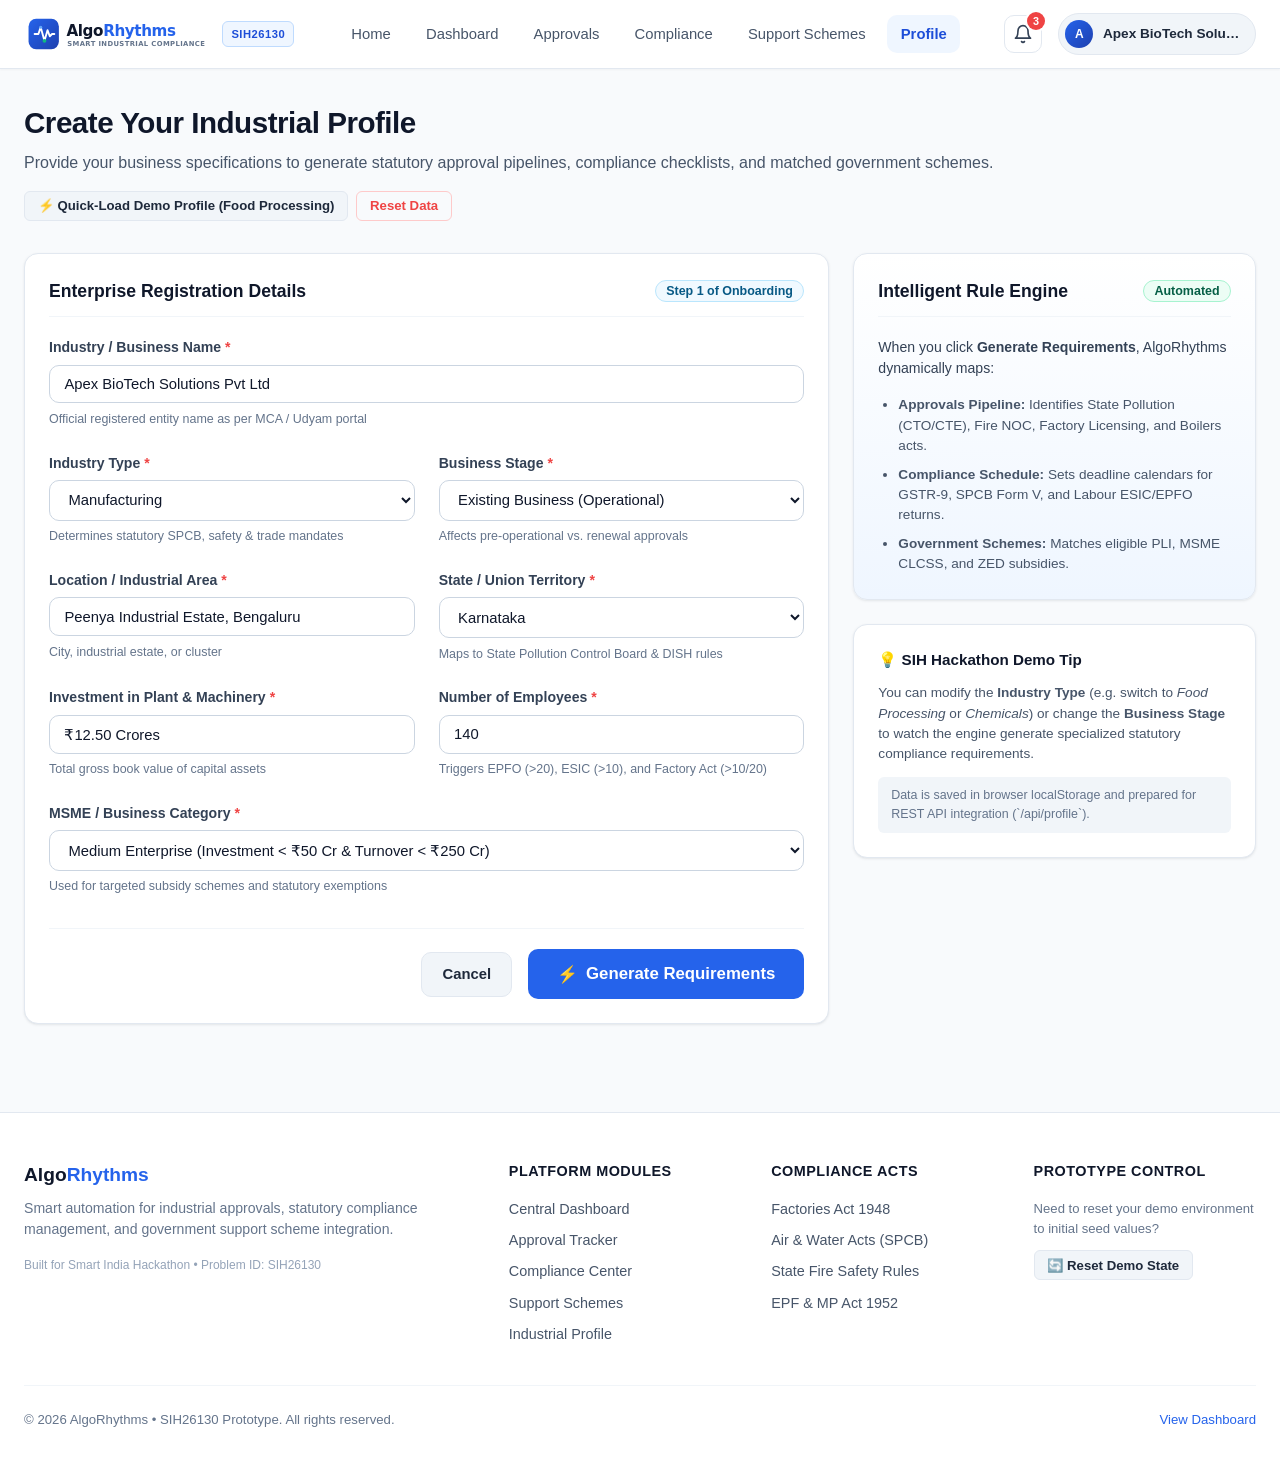
<file: frontend/profile.html>
<!DOCTYPE html>
<html lang="en">
<head>
  <meta charset="UTF-8" />
  <meta name="viewport" content="width=device-width, initial-scale=1.0" />
  <meta name="description" content="AlgoRhythms - Industrial Profile Setup & Intelligent Requirements Generator" />
  <title>Industrial Profile | AlgoRhythms (SIH26130)</title>
  <link rel="stylesheet" href="style.css" />
</head>
<body>

  <!-- =========================================================================
       1. GLOBAL NAVIGATION BAR
       ========================================================================= -->
  <nav class="navbar" aria-label="Main Navigation">
    <div class="nav-container">
      <a href="index.html" class="brand-link">
        <img src="assets/logo.svg" alt="AlgoRhythms Logo" class="brand-logo-img" />
        <span class="sih-tag">SIH26130</span>
      </a>

      <ul class="nav-menu" id="main-nav-menu">
        <li><a href="index.html" class="nav-link">Home</a></li>
        <li><a href="dashboard.html" class="nav-link">Dashboard</a></li>
        <li><a href="approvals.html" class="nav-link">Approvals</a></li>
        <li><a href="compliance.html" class="nav-link">Compliance</a></li>
        <li><a href="schemes.html" class="nav-link">Support Schemes</a></li>
        <li><a href="profile.html" class="nav-link active">Profile</a></li>
      </ul>

      <div class="nav-actions">
        <!-- Notification Dropdown -->
        <div class="notif-wrapper">
          <button class="notif-btn" id="nav-notif-btn" aria-label="Notifications">
            <svg width="20" height="20" viewBox="0 0 24 24" fill="none" stroke="currentColor" stroke-width="2" stroke-linecap="round" stroke-linejoin="round">
              <path d="M18 8A6 6 0 0 0 6 8c0 7-3 9-3 9h18s-3-2-3-9"></path>
              <path d="M13.73 21a2 2 0 0 1-3.46 0"></path>
            </svg>
            <span class="notif-badge" id="nav-notif-badge" style="display: none;">3</span>
          </button>

          <div class="notif-dropdown" id="nav-notif-dropdown">
            <div class="notif-header">
              <h4>System Alerts & Reminders</h4>
              <button class="notif-mark-btn" id="notif-mark-all-btn">Mark all read</button>
            </div>
            <ul class="notif-list" id="notif-items-list"></ul>
            <div class="notif-footer">
              <a href="dashboard.html">View Centralized Dashboard &rarr;</a>
            </div>
          </div>
        </div>

        <a href="profile.html" class="nav-profile-pill" title="View Industrial Profile">
          <div class="nav-avatar dyn-avatar-char">A</div>
          <span class="nav-profile-name dyn-industry-name">Apex BioTech</span>
        </a>

        <button class="mobile-toggle" id="mobile-menu-toggle" aria-label="Toggle Menu">
          <svg width="24" height="24" viewBox="0 0 24 24" fill="none" stroke="currentColor" stroke-width="2" stroke-linecap="round" stroke-linejoin="round">
            <line x1="3" y1="12" x2="21" y2="12"></line>
            <line x1="3" y1="6" x2="21" y2="6"></line>
            <line x1="3" y1="18" x2="21" y2="18"></line>
          </svg>
        </button>
      </div>
    </div>
  </nav>

  <!-- =========================================================================
       2. MAIN CONTENT: INDUSTRIAL PROFILE FORM
       ========================================================================= -->
  <main class="main-content">
    <div class="app-container">
      
      <!-- Page Header -->
      <div class="page-header">
        <div class="page-title-group">
          <h1>Create Your Industrial Profile</h1>
          <p>Provide your business specifications to generate statutory approval pipelines, compliance checklists, and matched government schemes.</p>
        </div>
        <div style="display: flex; gap: 0.5rem;">
          <button type="button" class="btn btn-secondary btn-sm" id="quick-fill-demo-btn">
            ⚡ Quick-Load Demo Profile (Food Processing)
          </button>
          <button type="button" class="btn btn-outline btn-sm" id="reset-profile-btn" style="color: var(--danger-primary); border-color: var(--danger-border);">
            Reset Data
          </button>
        </div>
      </div>

      <!-- Two-column Layout: Form on left, Profile Summary & Info on right -->
      <div class="dashboard-grid">
        
        <!-- Left: Form Card -->
        <div class="card">
          <div class="card-header">
            <h3>Enterprise Registration Details</h3>
            <span class="badge badge-info">Step 1 of Onboarding</span>
          </div>

          <form id="industrial-profile-form" novalidate>
            <div class="form-grid">
              
              <!-- 1. Industry / Business Name -->
              <div class="form-group full-width">
                <label for="businessName" class="form-label">
                  Industry / Business Name <span class="required">*</span>
                </label>
                <input 
                  type="text" 
                  id="businessName" 
                  name="businessName" 
                  class="form-control" 
                  placeholder="e.g. Apex BioTech Solutions Pvt Ltd" 
                  required 
                />
                <span class="form-helper">Official registered entity name as per MCA / Udyam portal</span>
              </div>

              <!-- 2. Industry Type -->
              <div class="form-group">
                <label for="industryType" class="form-label">
                  Industry Type <span class="required">*</span>
                </label>
                <select id="industryType" name="industryType" class="form-select" required>
                  <option value="Manufacturing">Manufacturing</option>
                  <option value="Food Processing">Food Processing</option>
                  <option value="Textile">Textile &amp; Apparel</option>
                  <option value="Electronics">Electronics &amp; Hardware</option>
                  <option value="Chemicals">Chemicals &amp; Pharmaceuticals</option>
                  <option value="Services">Industrial Services / Engineering</option>
                  <option value="Other">Other</option>
                </select>
                <span class="form-helper">Determines statutory SPCB, safety &amp; trade mandates</span>
              </div>

              <!-- 3. Business Stage -->
              <div class="form-group">
                <label for="businessStage" class="form-label">
                  Business Stage <span class="required">*</span>
                </label>
                <select id="businessStage" name="businessStage" class="form-select" required>
                  <option value="Existing Business">Existing Business (Operational)</option>
                  <option value="Expansion">Expansion / Brownfield Upgrade</option>
                  <option value="New Setup">New Setup (Greenfield Project)</option>
                </select>
                <span class="form-helper">Affects pre-operational vs. renewal approvals</span>
              </div>

              <!-- 4. Location -->
              <div class="form-group">
                <label for="location" class="form-label">
                  Location / Industrial Area <span class="required">*</span>
                </label>
                <input 
                  type="text" 
                  id="location" 
                  name="location" 
                  class="form-control" 
                  placeholder="e.g. Peenya Industrial Estate, Bengaluru" 
                  required 
                />
                <span class="form-helper">City, industrial estate, or cluster</span>
              </div>

              <!-- 5. State -->
              <div class="form-group">
                <label for="state" class="form-label">
                  State / Union Territory <span class="required">*</span>
                </label>
                <select id="state" name="state" class="form-select" required>
                  <option value="Karnataka">Karnataka</option>
                  <option value="Maharashtra">Maharashtra</option>
                  <option value="Gujarat">Gujarat</option>
                  <option value="Tamil Nadu">Tamil Nadu</option>
                  <option value="Telangana">Telangana</option>
                  <option value="Andhra Pradesh">Andhra Pradesh</option>
                  <option value="Uttar Pradesh">Uttar Pradesh</option>
                  <option value="Rajasthan">Rajasthan</option>
                  <option value="Haryana">Haryana</option>
                  <option value="Goa">Goa</option>
                  <option value="Delhi NCR">Delhi NCR</option>
                  <option value="West Bengal">West Bengal</option>
                  <option value="Other">Other State</option>
                </select>
                <span class="form-helper">Maps to State Pollution Control Board &amp; DISH rules</span>
              </div>

              <!-- 6. Investment Amount -->
              <div class="form-group">
                <label for="investmentAmount" class="form-label">
                  Investment in Plant &amp; Machinery <span class="required">*</span>
                </label>
                <input 
                  type="text" 
                  id="investmentAmount" 
                  name="investmentAmount" 
                  class="form-control" 
                  placeholder="e.g. ₹12.50 Crores" 
                  required 
                />
                <span class="form-helper">Total gross book value of capital assets</span>
              </div>

              <!-- 7. Number of Employees -->
              <div class="form-group">
                <label for="employeesCount" class="form-label">
                  Number of Employees <span class="required">*</span>
                </label>
                <input 
                  type="number" 
                  id="employeesCount" 
                  name="employeesCount" 
                  class="form-control" 
                  placeholder="e.g. 140" 
                  min="1" 
                  required 
                />
                <span class="form-helper">Triggers EPFO (>20), ESIC (>10), and Factory Act (>10/20)</span>
              </div>

              <!-- 8. Business Category -->
              <div class="form-group full-width">
                <label for="businessCategory" class="form-label">
                  MSME / Business Category <span class="required">*</span>
                </label>
                <select id="businessCategory" name="businessCategory" class="form-select" required>
                  <option value="Micro Enterprise">Micro Enterprise (Investment &lt; ₹1 Cr &amp; Turnover &lt; ₹5 Cr)</option>
                  <option value="Small Enterprise">Small Enterprise (Investment &lt; ₹10 Cr &amp; Turnover &lt; ₹50 Cr)</option>
                  <option value="Medium Enterprise">Medium Enterprise (Investment &lt; ₹50 Cr &amp; Turnover &lt; ₹250 Cr)</option>
                  <option value="Large Enterprise">Large Enterprise (Investment &gt; ₹50 Cr)</option>
                </select>
                <span class="form-helper">Used for targeted subsidy schemes and statutory exemptions</span>
              </div>

            </div>

            <div style="margin-top: 2rem; display: flex; align-items: center; justify-content: flex-end; gap: 1rem; border-top: 1px solid var(--slate-100); padding-top: 1.25rem;">
              <a href="dashboard.html" class="btn btn-secondary">Cancel</a>
              <button type="submit" class="btn btn-primary btn-lg" id="generate-reqs-btn">
                <span>⚡</span> Generate Requirements
              </button>
            </div>
          </form>
        </div>

        <!-- Right: Smart Mapping Info & Profile Overview Card -->
        <div style="display: flex; flex-direction: column; gap: 1.5rem;">
          
          <!-- Smart Automation Explainer -->
          <div class="card" style="background: linear-gradient(to bottom, #ffffff, var(--primary-50));">
            <div class="card-header">
              <h3>Intelligent Rule Engine</h3>
              <span class="badge badge-success">Automated</span>
            </div>
            <p style="font-size: 0.88rem; color: var(--slate-700); line-height: 1.5; margin-bottom: 1rem;">
              When you click <strong>Generate Requirements</strong>, AlgoRhythms dynamically maps:
            </p>
            <ul style="font-size: 0.85rem; color: var(--slate-600); margin-left: 1.25rem; display: flex; flex-direction: column; gap: 0.5rem;">
              <li><strong>Approvals Pipeline:</strong> Identifies State Pollution (CTO/CTE), Fire NOC, Factory Licensing, and Boilers acts.</li>
              <li><strong>Compliance Schedule:</strong> Sets deadline calendars for GSTR-9, SPCB Form V, and Labour ESIC/EPFO returns.</li>
              <li><strong>Government Schemes:</strong> Matches eligible PLI, MSME CLCSS, and ZED subsidies.</li>
            </ul>
          </div>

          <!-- Quick Tips Card -->
          <div class="card">
            <h4 style="font-size: 0.95rem; font-weight: 700; color: var(--slate-900); margin-bottom: 0.75rem;">
              💡 SIH Hackathon Demo Tip
            </h4>
            <p style="font-size: 0.85rem; color: var(--slate-600); line-height: 1.5; margin-bottom: 0.75rem;">
              You can modify the <strong>Industry Type</strong> (e.g. switch to <em>Food Processing</em> or <em>Chemicals</em>) or change the <strong>Business Stage</strong> to watch the engine generate specialized statutory compliance requirements.
            </p>
            <div style="font-size: 0.78rem; color: var(--slate-500); background: var(--slate-100); padding: 0.6rem 0.8rem; border-radius: var(--radius-sm);">
              Data is saved in browser localStorage and prepared for REST API integration (`/api/profile`).
            </div>
          </div>

        </div>

      </div>

    </div>
  </main>

  <!-- =========================================================================
       3. SITE FOOTER
       ========================================================================= -->
  <footer class="site-footer">
    <div class="app-container">
      <div class="footer-grid">
        <div class="footer-brand">
          <h4>Algo<span style="color: var(--primary-600);">Rhythms</span></h4>
          <p style="font-size: 0.88rem; color: var(--slate-500); margin-bottom: 1rem;">
            Smart automation for industrial approvals, statutory compliance management, and government support scheme integration.
          </p>
          <div style="font-size: 0.75rem; color: var(--slate-400);">
            Built for Smart India Hackathon &bull; Problem ID: SIH26130
          </div>
        </div>

        <div class="footer-col">
          <h5>Platform Modules</h5>
          <ul class="footer-links">
            <li><a href="dashboard.html">Central Dashboard</a></li>
            <li><a href="approvals.html">Approval Tracker</a></li>
            <li><a href="compliance.html">Compliance Center</a></li>
            <li><a href="schemes.html">Support Schemes</a></li>
            <li><a href="profile.html">Industrial Profile</a></li>
          </ul>
        </div>

        <div class="footer-col">
          <h5>Compliance Acts</h5>
          <ul class="footer-links">
            <li><a href="compliance.html">Factories Act 1948</a></li>
            <li><a href="compliance.html">Air &amp; Water Acts (SPCB)</a></li>
            <li><a href="compliance.html">State Fire Safety Rules</a></li>
            <li><a href="compliance.html">EPF &amp; MP Act 1952</a></li>
          </ul>
        </div>

        <div class="footer-col">
          <h5>Prototype Control</h5>
          <p style="font-size: 0.82rem; color: var(--slate-500); line-height: 1.5; margin-bottom: 0.75rem;">
            Need to reset your demo environment to initial seed values?
          </p>
          <button class="btn btn-secondary btn-sm" onclick="AlgoDataStore.resetToDefault(); AlgoUI.showToast('Reset data to defaults.', 'info'); setTimeout(()=>location.reload(), 400);">
            🔄 Reset Demo State
          </button>
        </div>
      </div>

      <div class="footer-bottom">
        <div>&copy; 2026 AlgoRhythms &bull; SIH26130 Prototype. All rights reserved.</div>
        <div style="display: flex; gap: 1rem;">
          <a href="dashboard.html">View Dashboard</a>
        </div>
      </div>
    </div>
  </footer>

  <script src="script.js"></script>
</body>
</html>
</file>
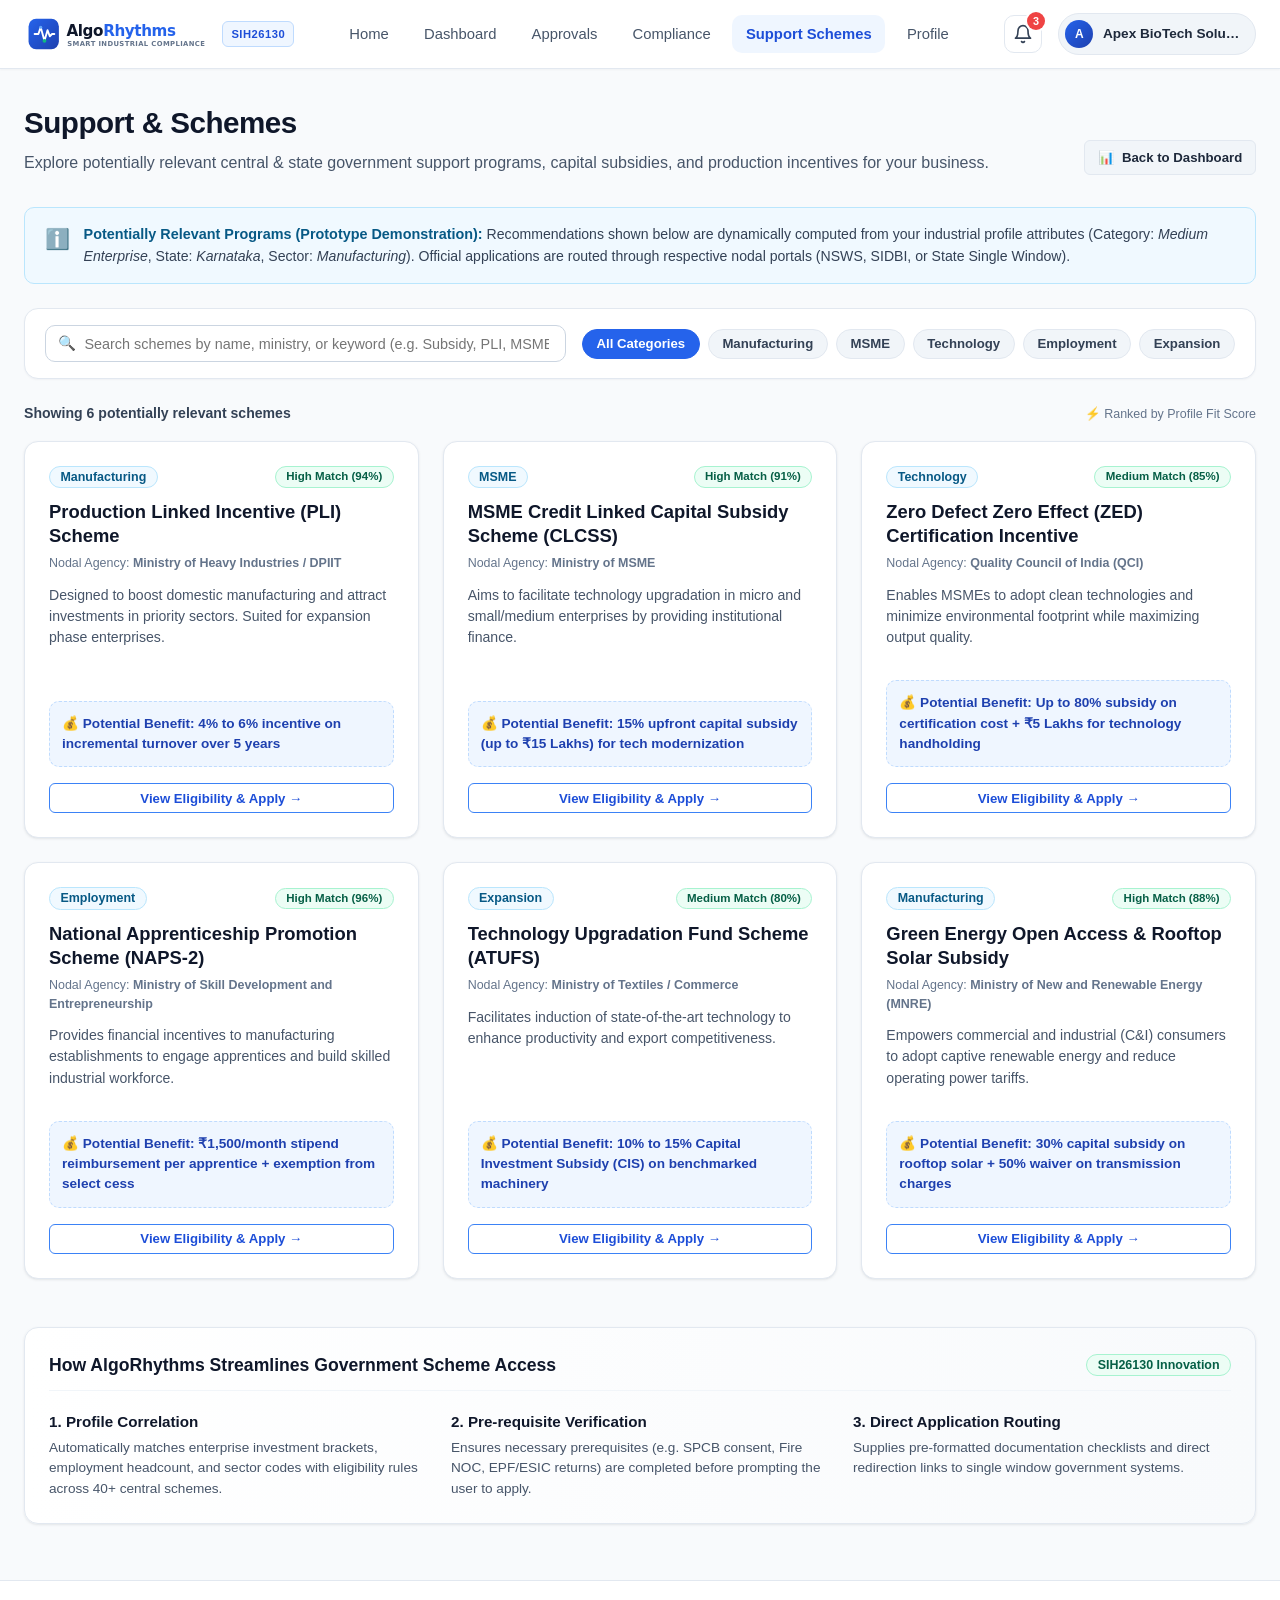
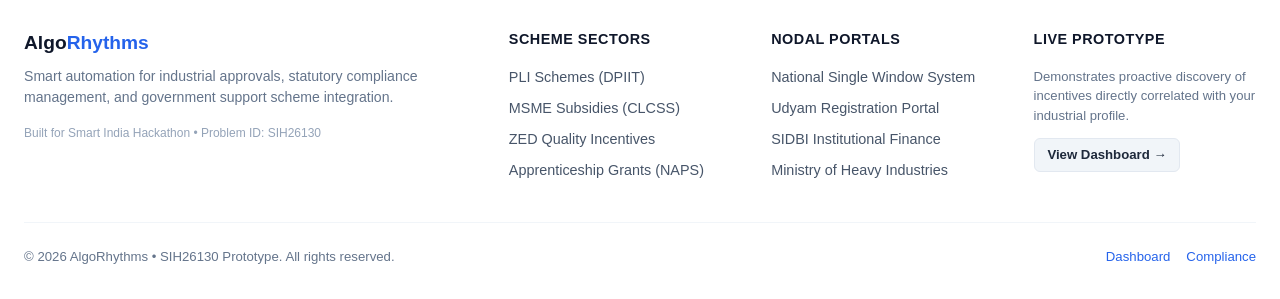
<file: frontend/schemes.html>
<!DOCTYPE html>
<html lang="en">
<head>
  <meta charset="UTF-8" />
  <meta name="viewport" content="width=device-width, initial-scale=1.0" />
  <meta name="description" content="AlgoRhythms - Government Support Schemes, Subsidies & Production Incentives" />
  <title>Support &amp; Schemes | AlgoRhythms (SIH26130)</title>
  <link rel="stylesheet" href="style.css" />
</head>
<body>

  <!-- =========================================================================
       1. GLOBAL NAVIGATION BAR
       ========================================================================= -->
  <nav class="navbar" aria-label="Main Navigation">
    <div class="nav-container">
      <a href="index.html" class="brand-link">
        <img src="assets/logo.svg" alt="AlgoRhythms Logo" class="brand-logo-img" />
        <span class="sih-tag">SIH26130</span>
      </a>

      <ul class="nav-menu" id="main-nav-menu">
        <li><a href="index.html" class="nav-link">Home</a></li>
        <li><a href="dashboard.html" class="nav-link">Dashboard</a></li>
        <li><a href="approvals.html" class="nav-link">Approvals</a></li>
        <li><a href="compliance.html" class="nav-link">Compliance</a></li>
        <li><a href="schemes.html" class="nav-link active">Support Schemes</a></li>
        <li><a href="profile.html" class="nav-link">Profile</a></li>
      </ul>

      <div class="nav-actions">
        <!-- Notification Dropdown -->
        <div class="notif-wrapper">
          <button class="notif-btn" id="nav-notif-btn" aria-label="Notifications">
            <svg width="20" height="20" viewBox="0 0 24 24" fill="none" stroke="currentColor" stroke-width="2" stroke-linecap="round" stroke-linejoin="round">
              <path d="M18 8A6 6 0 0 0 6 8c0 7-3 9-3 9h18s-3-2-3-9"></path>
              <path d="M13.73 21a2 2 0 0 1-3.46 0"></path>
            </svg>
            <span class="notif-badge" id="nav-notif-badge" style="display: none;">3</span>
          </button>

          <div class="notif-dropdown" id="nav-notif-dropdown">
            <div class="notif-header">
              <h4>System Alerts & Reminders</h4>
              <button class="notif-mark-btn" id="notif-mark-all-btn">Mark all read</button>
            </div>
            <ul class="notif-list" id="notif-items-list"></ul>
            <div class="notif-footer">
              <a href="dashboard.html">View Centralized Dashboard &rarr;</a>
            </div>
          </div>
        </div>

        <a href="profile.html" class="nav-profile-pill" title="View Industrial Profile">
          <div class="nav-avatar dyn-avatar-char">A</div>
          <span class="nav-profile-name dyn-industry-name">Apex BioTech</span>
        </a>

        <button class="mobile-toggle" id="mobile-menu-toggle" aria-label="Toggle Menu">
          <svg width="24" height="24" viewBox="0 0 24 24" fill="none" stroke="currentColor" stroke-width="2" stroke-linecap="round" stroke-linejoin="round">
            <line x1="3" y1="12" x2="21" y2="12"></line>
            <line x1="3" y1="6" x2="21" y2="6"></line>
            <line x1="3" y1="18" x2="21" y2="18"></line>
          </svg>
        </button>
      </div>
    </div>
  </nav>

  <!-- =========================================================================
       2. MAIN CONTENT: SUPPORT SCHEMES
       ========================================================================= -->
  <main class="main-content">
    <div class="app-container">
      
      <!-- Page Header -->
      <div class="page-header">
        <div class="page-title-group">
          <h1>Support &amp; Schemes</h1>
          <p>Explore potentially relevant central &amp; state government support programs, capital subsidies, and production incentives for your business.</p>
        </div>
        <div>
          <a href="dashboard.html" class="btn btn-secondary btn-sm">
            <span>📊</span> Back to Dashboard
          </a>
        </div>
      </div>

      <!-- Prototype Disclaimer Notice Banner -->
      <section class="alert-banner alert-info" style="margin-bottom: 1.5rem;">
        <span style="font-size: 1.25rem;">ℹ️</span>
        <div>
          <strong style="color: var(--info-text);">Potentially Relevant Programs (Prototype Demonstration):</strong>
          <span style="color: var(--slate-700); font-size: 0.88rem;">
            Recommendations shown below are dynamically computed from your industrial profile attributes (Category: <em>Medium Enterprise</em>, State: <em>Karnataka</em>, Sector: <em>Manufacturing</em>). Official applications are routed through respective nodal portals (NSWS, SIDBI, or State Single Window).
          </span>
        </div>
      </section>

      <!-- Filter Bar: Search & Category Chips -->
      <section class="filter-bar">
        <div class="search-box">
          <span class="search-icon">🔍</span>
          <input 
            type="text" 
            id="schemes-search-input" 
            placeholder="Search schemes by name, ministry, or keyword (e.g. Subsidy, PLI, MSME)..." 
            aria-label="Search Schemes" 
          />
        </div>

        <div class="filter-chips" role="group" aria-label="Scheme Category Filters">
          <button type="button" class="chip scheme-category-chip active" data-category="All">All Categories</button>
          <button type="button" class="chip scheme-category-chip" data-category="Manufacturing">Manufacturing</button>
          <button type="button" class="chip scheme-category-chip" data-category="MSME">MSME</button>
          <button type="button" class="chip scheme-category-chip" data-category="Technology">Technology</button>
          <button type="button" class="chip scheme-category-chip" data-category="Employment">Employment</button>
          <button type="button" class="chip scheme-category-chip" data-category="Expansion">Expansion</button>
        </div>
      </section>

      <!-- Schemes Results Counter -->
      <div style="margin-bottom: 1rem; display: flex; align-items: center; justify-content: space-between;">
        <span style="font-size: 0.88rem; font-weight: 700; color: var(--slate-700);" id="schemes-count-display">
          Showing 6 potentially relevant schemes
        </span>
        <span style="font-size: 0.78rem; color: var(--slate-500);">
          ⚡ Ranked by Profile Fit Score
        </span>
      </div>

      <!-- Schemes Cards Grid -->
      <section class="schemes-grid" id="schemes-cards-grid">
        <!-- Dynamically rendered by script.js -->
      </section>

      <!-- How Schemes Integration Works Info Card -->
      <section class="card" style="margin-top: 3rem; background: linear-gradient(to right, #ffffff, var(--slate-50));">
        <div class="card-header">
          <h3>How AlgoRhythms Streamlines Government Scheme Access</h3>
          <span class="badge badge-success">SIH26130 Innovation</span>
        </div>
        <div style="display: grid; grid-template-columns: repeat(3, 1fr); gap: 1.5rem;">
          <div>
            <h4 style="font-size: 0.95rem; font-weight: 700; color: var(--slate-900); margin-bottom: 0.25rem;">
              1. Profile Correlation
            </h4>
            <p style="font-size: 0.85rem; color: var(--slate-600); line-height: 1.5;">
              Automatically matches enterprise investment brackets, employment headcount, and sector codes with eligibility rules across 40+ central schemes.
            </p>
          </div>
          <div>
            <h4 style="font-size: 0.95rem; font-weight: 700; color: var(--slate-900); margin-bottom: 0.25rem;">
              2. Pre-requisite Verification
            </h4>
            <p style="font-size: 0.85rem; color: var(--slate-600); line-height: 1.5;">
              Ensures necessary prerequisites (e.g. SPCB consent, Fire NOC, EPF/ESIC returns) are completed before prompting the user to apply.
            </p>
          </div>
          <div>
            <h4 style="font-size: 0.95rem; font-weight: 700; color: var(--slate-900); margin-bottom: 0.25rem;">
              3. Direct Application Routing
            </h4>
            <p style="font-size: 0.85rem; color: var(--slate-600); line-height: 1.5;">
              Supplies pre-formatted documentation checklists and direct redirection links to single window government systems.
            </p>
          </div>
        </div>
      </section>

    </div>
  </main>

  <!-- =========================================================================
       3. SITE FOOTER
       ========================================================================= -->
  <footer class="site-footer">
    <div class="app-container">
      <div class="footer-grid">
        <div class="footer-brand">
          <h4>Algo<span style="color: var(--primary-600);">Rhythms</span></h4>
          <p style="font-size: 0.88rem; color: var(--slate-500); margin-bottom: 1rem;">
            Smart automation for industrial approvals, statutory compliance management, and government support scheme integration.
          </p>
          <div style="font-size: 0.75rem; color: var(--slate-400);">
            Built for Smart India Hackathon &bull; Problem ID: SIH26130
          </div>
        </div>

        <div class="footer-col">
          <h5>Scheme Sectors</h5>
          <ul class="footer-links">
            <li><a href="schemes.html">PLI Schemes (DPIIT)</a></li>
            <li><a href="schemes.html">MSME Subsidies (CLCSS)</a></li>
            <li><a href="schemes.html">ZED Quality Incentives</a></li>
            <li><a href="schemes.html">Apprenticeship Grants (NAPS)</a></li>
          </ul>
        </div>

        <div class="footer-col">
          <h5>Nodal Portals</h5>
          <ul class="footer-links">
            <li><a href="schemes.html">National Single Window System</a></li>
            <li><a href="schemes.html">Udyam Registration Portal</a></li>
            <li><a href="schemes.html">SIDBI Institutional Finance</a></li>
            <li><a href="schemes.html">Ministry of Heavy Industries</a></li>
          </ul>
        </div>

        <div class="footer-col">
          <h5>Live Prototype</h5>
          <p style="font-size: 0.82rem; color: var(--slate-500); line-height: 1.5; margin-bottom: 0.75rem;">
            Demonstrates proactive discovery of incentives directly correlated with your industrial profile.
          </p>
          <a href="dashboard.html" class="btn btn-secondary btn-sm">
            View Dashboard &rarr;
          </a>
        </div>
      </div>

      <div class="footer-bottom">
        <div>&copy; 2026 AlgoRhythms &bull; SIH26130 Prototype. All rights reserved.</div>
        <div style="display: flex; gap: 1rem;">
          <a href="dashboard.html">Dashboard</a>
          <a href="compliance.html">Compliance</a>
        </div>
      </div>
    </div>
  </footer>

  <script src="script.js"></script>
</body>
</html>
</file>
<file: frontend/style.css>
/* ==========================================================================
   AlgoRhythms - Smart Industrial Compliance & Approvals Platform
   SIH26130 Design System & Stylesheet
   ========================================================================== */

/* --------------------------------------------------------------------------
   1. CSS Custom Properties / Design Tokens
   -------------------------------------------------------------------------- */
:root {
  /* Brand Primary */
  --primary-50: #eff6ff;
  --primary-100: #dbeafe;
  --primary-200: #bfdbfe;
  --primary-500: #3b82f6;
  --primary-600: #2563eb;
  --primary-700: #1d4ed8;
  --primary-800: #1e40af;
  --primary-900: #1e3a8a;

  /* Neutral & Dark */
  --slate-50: #f8fafc;
  --slate-100: #f1f5f9;
  --slate-200: #e2e8f0;
  --slate-300: #cbd5e1;
  --slate-400: #94a3b8;
  --slate-500: #64748b;
  --slate-600: #475569;
  --slate-700: #334155;
  --slate-800: #1e293b;
  --slate-900: #0f172a;

  /* Status Colors */
  --success-bg: #ecfdf5;
  --success-border: #a7f3d0;
  --success-text: #065f46;
  --success-primary: #10b981;
  --success-dark: #047857;

  --warning-bg: #fffbeb;
  --warning-border: #fde68a;
  --warning-text: #92400e;
  --warning-primary: #f59e0b;
  --warning-dark: #b45309;

  --danger-bg: #fef2f2;
  --danger-border: #fecaca;
  --danger-text: #991b1b;
  --danger-primary: #ef4444;
  --danger-dark: #b91c1c;

  --info-bg: #f0f9ff;
  --info-border: #bae6fd;
  --info-text: #075985;
  --info-primary: #0284c7;

  /* Typography */
  --font-sans: -apple-system, BlinkMacSystemFont, "Segoe UI", Roboto, "Helvetica Neue", Arial, sans-serif;
  --font-mono: ui-monospace, SFMono-Regular, Menlo, Monaco, Consolas, monospace;

  /* Shadows */
  --shadow-xs: 0 1px 2px 0 rgba(15, 23, 42, 0.04);
  --shadow-sm: 0 1px 3px 0 rgba(15, 23, 42, 0.08), 0 1px 2px -1px rgba(15, 23, 42, 0.06);
  --shadow-md: 0 4px 6px -1px rgba(15, 23, 42, 0.08), 0 2px 4px -2px rgba(15, 23, 42, 0.06);
  --shadow-lg: 0 10px 15px -3px rgba(15, 23, 42, 0.08), 0 4px 6px -4px rgba(15, 23, 42, 0.04);
  --shadow-xl: 0 20px 25px -5px rgba(15, 23, 42, 0.1), 0 8px 10px -6px rgba(15, 23, 42, 0.06);

  /* Radius */
  --radius-sm: 6px;
  --radius-md: 10px;
  --radius-lg: 14px;
  --radius-xl: 20px;
  --radius-full: 9999px;

  /* Transitions */
  --transition-fast: 150ms cubic-bezier(0.4, 0, 0.2, 1);
  --transition-normal: 250ms cubic-bezier(0.4, 0, 0.2, 1);
}

/* --------------------------------------------------------------------------
   2. Reset & Global Styles
   -------------------------------------------------------------------------- */
*, *::before, *::after {
  box-sizing: border-box;
  margin: 0;
  padding: 0;
}

html {
  font-size: 16px;
  scroll-behavior: smooth;
}

body {
  font-family: var(--font-sans);
  background-color: var(--slate-50);
  color: var(--slate-800);
  line-height: 1.5;
  -webkit-font-smoothing: antialiased;
  -moz-osx-font-smoothing: grayscale;
  min-height: 100vh;
  display: flex;
  flex-direction: column;
}

a {
  color: var(--primary-600);
  text-decoration: none;
  transition: color var(--transition-fast);
}

a:hover {
  color: var(--primary-800);
}

button, input, select, textarea {
  font-family: inherit;
  font-size: inherit;
}

img, svg {
  display: block;
  max-width: 100%;
}

/* --------------------------------------------------------------------------
   3. Layout & Containers
   -------------------------------------------------------------------------- */
.app-container {
  width: 100%;
  max-width: 1280px;
  margin: 0 auto;
  padding: 0 1.5rem;
}

.main-content {
  flex: 1;
  padding: 2rem 0 3.5rem;
}

/* --------------------------------------------------------------------------
   4. Global Navigation Bar
   -------------------------------------------------------------------------- */
.navbar {
  background-color: #ffffff;
  border-bottom: 1px solid var(--slate-200);
  position: sticky;
  top: 0;
  z-index: 100;
  box-shadow: var(--shadow-xs);
}

.nav-container {
  display: flex;
  align-items: center;
  justify-content: space-between;
  height: 4.25rem;
  max-width: 1280px;
  margin: 0 auto;
  padding: 0 1.5rem;
}

.brand-link {
  display: flex;
  align-items: center;
  gap: 0.75rem;
  font-weight: 700;
  font-size: 1.25rem;
  color: var(--slate-900);
  text-decoration: none;
}

.brand-logo-img {
  height: 38px;
  width: auto;
}

.sih-tag {
  background-color: var(--primary-50);
  color: var(--primary-700);
  font-size: 0.7rem;
  font-weight: 700;
  padding: 0.2rem 0.5rem;
  border-radius: var(--radius-sm);
  border: 1px solid var(--primary-200);
  letter-spacing: 0.5px;
  margin-left: 0.25rem;
}

.nav-menu {
  display: flex;
  align-items: center;
  list-style: none;
  gap: 0.5rem;
}

.nav-link {
  display: inline-flex;
  align-items: center;
  padding: 0.5rem 0.85rem;
  color: var(--slate-600);
  font-weight: 500;
  font-size: 0.925rem;
  border-radius: var(--radius-md);
  transition: all var(--transition-fast);
}

.nav-link:hover {
  color: var(--slate-900);
  background-color: var(--slate-100);
}

.nav-link.active {
  color: var(--primary-700);
  background-color: var(--primary-50);
  font-weight: 600;
}

.nav-actions {
  display: flex;
  align-items: center;
  gap: 1rem;
}

/* Notification Button & Badge */
.notif-wrapper {
  position: relative;
}

.notif-btn {
  position: relative;
  background: transparent;
  border: 1px solid var(--slate-200);
  border-radius: var(--radius-md);
  padding: 0.5rem;
  color: var(--slate-700);
  cursor: pointer;
  display: flex;
  align-items: center;
  justify-content: center;
  transition: all var(--transition-fast);
}

.notif-btn:hover {
  background-color: var(--slate-100);
  border-color: var(--slate-300);
  color: var(--slate-900);
}

.notif-badge {
  position: absolute;
  top: -4px;
  right: -4px;
  background-color: var(--danger-primary);
  color: #ffffff;
  font-size: 0.68rem;
  font-weight: 700;
  min-width: 18px;
  height: 18px;
  border-radius: var(--radius-full);
  display: flex;
  align-items: center;
  justify-content: center;
  padding: 0 4px;
  box-shadow: 0 0 0 2px #ffffff;
}

/* Profile Pill in Navbar */
.nav-profile-pill {
  display: flex;
  align-items: center;
  gap: 0.6rem;
  padding: 0.35rem 0.75rem 0.35rem 0.4rem;
  background-color: var(--slate-100);
  border: 1px solid var(--slate-200);
  border-radius: var(--radius-full);
  text-decoration: none;
  transition: all var(--transition-fast);
}

.nav-profile-pill:hover {
  background-color: var(--slate-200);
}

.nav-avatar {
  width: 28px;
  height: 28px;
  border-radius: var(--radius-full);
  background: linear-gradient(135deg, var(--primary-600), var(--primary-800));
  color: #ffffff;
  display: flex;
  align-items: center;
  justify-content: center;
  font-size: 0.75rem;
  font-weight: 700;
}

.nav-profile-name {
  font-size: 0.85rem;
  font-weight: 600;
  color: var(--slate-800);
  max-width: 140px;
  white-space: nowrap;
  overflow: hidden;
  text-overflow: ellipsis;
}

/* Mobile Toggle */
.mobile-toggle {
  display: none;
  background: transparent;
  border: 1px solid var(--slate-200);
  padding: 0.5rem;
  border-radius: var(--radius-md);
  color: var(--slate-700);
  cursor: pointer;
}

/* --------------------------------------------------------------------------
   5. Notification Dropdown Popover
   -------------------------------------------------------------------------- */
.notif-dropdown {
  position: absolute;
  top: calc(100% + 0.6rem);
  right: 0;
  width: 380px;
  background-color: #ffffff;
  border: 1px solid var(--slate-200);
  border-radius: var(--radius-lg);
  box-shadow: var(--shadow-xl);
  display: none;
  flex-direction: column;
  z-index: 1000;
  overflow: hidden;
  animation: fadeInDown 0.2s ease-out forwards;
}

.notif-dropdown.show {
  display: flex;
}

.notif-header {
  padding: 1rem 1.25rem;
  border-bottom: 1px solid var(--slate-200);
  display: flex;
  align-items: center;
  justify-content: space-between;
  background-color: var(--slate-50);
}

.notif-header h4 {
  font-size: 0.95rem;
  font-weight: 700;
  color: var(--slate-900);
}

.notif-mark-btn {
  background: none;
  border: none;
  color: var(--primary-600);
  font-size: 0.78rem;
  font-weight: 600;
  cursor: pointer;
}

.notif-mark-btn:hover {
  text-decoration: underline;
}

.notif-list {
  max-height: 360px;
  overflow-y: auto;
  list-style: none;
}

.notif-item {
  padding: 0.9rem 1.25rem;
  border-bottom: 1px solid var(--slate-100);
  display: flex;
  gap: 0.75rem;
  align-items: flex-start;
  transition: background-color var(--transition-fast);
}

.notif-item:last-child {
  border-bottom: none;
}

.notif-item.unread {
  background-color: #f8fbff;
}

.notif-item:hover {
  background-color: var(--slate-50);
}

.notif-icon-box {
  width: 32px;
  height: 32px;
  border-radius: var(--radius-md);
  display: flex;
  align-items: center;
  justify-content: center;
  flex-shrink: 0;
  font-size: 0.9rem;
}

.notif-icon-box.warning {
  background-color: var(--warning-bg);
  color: var(--warning-dark);
}

.notif-icon-box.danger {
  background-color: var(--danger-bg);
  color: var(--danger-dark);
}

.notif-icon-box.success {
  background-color: var(--success-bg);
  color: var(--success-dark);
}

.notif-icon-box.info {
  background-color: var(--info-bg);
  color: var(--info-primary);
}

.notif-body {
  flex: 1;
}

.notif-text {
  font-size: 0.85rem;
  color: var(--slate-800);
  line-height: 1.4;
  margin-bottom: 0.25rem;
}

.notif-time {
  font-size: 0.72rem;
  color: var(--slate-400);
}

.notif-footer {
  padding: 0.75rem;
  text-align: center;
  border-top: 1px solid var(--slate-200);
  background-color: var(--slate-50);
}

.notif-footer a {
  font-size: 0.825rem;
  font-weight: 600;
}

/* --------------------------------------------------------------------------
   6. Typography & Page Headers
   -------------------------------------------------------------------------- */
.page-header {
  margin-bottom: 2rem;
  display: flex;
  flex-wrap: wrap;
  align-items: flex-end;
  justify-content: space-between;
  gap: 1rem;
}

.page-title-group h1 {
  font-size: 1.85rem;
  font-weight: 800;
  color: var(--slate-900);
  letter-spacing: -0.5px;
  margin-bottom: 0.35rem;
}

.page-title-group p {
  color: var(--slate-600);
  font-size: 1rem;
}

.section-title {
  font-size: 1.25rem;
  font-weight: 700;
  color: var(--slate-900);
  margin-bottom: 1rem;
  display: flex;
  align-items: center;
  justify-content: space-between;
}

/* --------------------------------------------------------------------------
   7. Card System
   -------------------------------------------------------------------------- */
.card {
  background-color: #ffffff;
  border: 1px solid var(--slate-200);
  border-radius: var(--radius-lg);
  box-shadow: var(--shadow-sm);
  padding: 1.5rem;
  transition: all var(--transition-normal);
}

.card-hover:hover {
  box-shadow: var(--shadow-md);
  border-color: var(--slate-300);
}

.card-header {
  display: flex;
  align-items: center;
  justify-content: space-between;
  margin-bottom: 1.25rem;
  padding-bottom: 0.75rem;
  border-bottom: 1px solid var(--slate-100);
}

.card-header h3 {
  font-size: 1.1rem;
  font-weight: 700;
  color: var(--slate-900);
}

/* --------------------------------------------------------------------------
   8. KPI Stat Cards
   -------------------------------------------------------------------------- */
.kpi-grid {
  display: grid;
  grid-template-columns: repeat(4, 1fr);
  gap: 1.25rem;
  margin-bottom: 2rem;
}

.kpi-card {
  background-color: #ffffff;
  border: 1px solid var(--slate-200);
  border-radius: var(--radius-lg);
  padding: 1.25rem 1.5rem;
  box-shadow: var(--shadow-sm);
  display: flex;
  align-items: center;
  justify-content: space-between;
  position: relative;
  overflow: hidden;
}

.kpi-card::before {
  content: "";
  position: absolute;
  left: 0;
  top: 0;
  bottom: 0;
  width: 4px;
}

.kpi-card.kpi-total::before { background-color: var(--primary-600); }
.kpi-card.kpi-completed::before { background-color: var(--success-primary); }
.kpi-card.kpi-pending::before { background-color: var(--warning-primary); }
.kpi-card.kpi-overdue::before { background-color: var(--danger-primary); }

.kpi-info {
  display: flex;
  flex-direction: column;
}

.kpi-label {
  font-size: 0.85rem;
  font-weight: 600;
  color: var(--slate-500);
  text-transform: uppercase;
  letter-spacing: 0.5px;
  margin-bottom: 0.35rem;
}

.kpi-value {
  font-size: 2.15rem;
  font-weight: 800;
  color: var(--slate-900);
  line-height: 1;
}

.kpi-sub {
  font-size: 0.78rem;
  color: var(--slate-500);
  margin-top: 0.4rem;
}

.kpi-icon-box {
  width: 48px;
  height: 48px;
  border-radius: var(--radius-md);
  display: flex;
  align-items: center;
  justify-content: center;
  font-size: 1.35rem;
}

.kpi-total .kpi-icon-box { background-color: var(--primary-50); color: var(--primary-700); }
.kpi-completed .kpi-icon-box { background-color: var(--success-bg); color: var(--success-dark); }
.kpi-pending .kpi-icon-box { background-color: var(--warning-bg); color: var(--warning-dark); }
.kpi-overdue .kpi-icon-box { background-color: var(--danger-bg); color: var(--danger-dark); }

/* --------------------------------------------------------------------------
   9. Badges & Status Indicators
   -------------------------------------------------------------------------- */
.badge {
  display: inline-flex;
  align-items: center;
  gap: 0.35rem;
  padding: 0.25rem 0.65rem;
  border-radius: var(--radius-full);
  font-size: 0.78rem;
  font-weight: 600;
  line-height: 1;
  white-space: nowrap;
}

.badge-dot {
  width: 6px;
  height: 6px;
  border-radius: var(--radius-full);
}

.badge-success {
  background-color: var(--success-bg);
  border: 1px solid var(--success-border);
  color: var(--success-text);
}
.badge-success .badge-dot { background-color: var(--success-primary); }

.badge-warning {
  background-color: var(--warning-bg);
  border: 1px solid var(--warning-border);
  color: var(--warning-text);
}
.badge-warning .badge-dot { background-color: var(--warning-primary); }

.badge-danger {
  background-color: var(--danger-bg);
  border: 1px solid var(--danger-border);
  color: var(--danger-text);
}
.badge-danger .badge-dot { background-color: var(--danger-primary); }

.badge-info {
  background-color: var(--info-bg);
  border: 1px solid var(--info-border);
  color: var(--info-text);
}
.badge-info .badge-dot { background-color: var(--info-primary); }

.badge-neutral {
  background-color: var(--slate-100);
  border: 1px solid var(--slate-200);
  color: var(--slate-700);
}
.badge-neutral .badge-dot { background-color: var(--slate-500); }

/* --------------------------------------------------------------------------
   10. Buttons
   -------------------------------------------------------------------------- */
.btn {
  display: inline-flex;
  align-items: center;
  justify-content: center;
  gap: 0.5rem;
  padding: 0.65rem 1.25rem;
  font-size: 0.925rem;
  font-weight: 600;
  border-radius: var(--radius-md);
  border: 1px solid transparent;
  cursor: pointer;
  transition: all var(--transition-fast);
  text-decoration: none;
  white-space: nowrap;
}

.btn-primary {
  background-color: var(--primary-600);
  color: #ffffff;
}
.btn-primary:hover {
  background-color: var(--primary-700);
  color: #ffffff;
  box-shadow: 0 4px 12px rgba(37, 99, 235, 0.25);
}

.btn-secondary {
  background-color: var(--slate-100);
  color: var(--slate-800);
  border-color: var(--slate-200);
}
.btn-secondary:hover {
  background-color: var(--slate-200);
  color: var(--slate-900);
}

.btn-outline {
  background-color: transparent;
  color: var(--primary-700);
  border-color: var(--primary-500);
}
.btn-outline:hover {
  background-color: var(--primary-50);
  color: var(--primary-800);
}

.btn-danger {
  background-color: var(--danger-primary);
  color: #ffffff;
}
.btn-danger:hover {
  background-color: var(--danger-dark);
}

.btn-success {
  background-color: var(--success-primary);
  color: #ffffff;
}
.btn-success:hover {
  background-color: var(--success-dark);
}

.btn-sm {
  padding: 0.4rem 0.8rem;
  font-size: 0.825rem;
  border-radius: var(--radius-sm);
}

.btn-lg {
  padding: 0.85rem 1.75rem;
  font-size: 1.05rem;
  border-radius: var(--radius-md);
}

.btn-block {
  width: 100%;
}

/* --------------------------------------------------------------------------
   11. Tables
   -------------------------------------------------------------------------- */
.table-responsive {
  width: 100%;
  overflow-x: auto;
  border: 1px solid var(--slate-200);
  border-radius: var(--radius-lg);
  background-color: #ffffff;
  box-shadow: var(--shadow-sm);
}

.custom-table {
  width: 100%;
  border-collapse: collapse;
  text-align: left;
  font-size: 0.9rem;
}

.custom-table th {
  background-color: var(--slate-50);
  color: var(--slate-600);
  font-weight: 700;
  text-transform: uppercase;
  font-size: 0.75rem;
  letter-spacing: 0.5px;
  padding: 0.9rem 1.25rem;
  border-bottom: 1px solid var(--slate-200);
  white-space: nowrap;
}

.custom-table td {
  padding: 1rem 1.25rem;
  border-bottom: 1px solid var(--slate-100);
  color: var(--slate-800);
  vertical-align: middle;
}

.custom-table tbody tr:hover {
  background-color: #f8fafc;
}

.custom-table tbody tr:last-child td {
  border-bottom: none;
}

/* --------------------------------------------------------------------------
   12. Search & Filter Controls
   -------------------------------------------------------------------------- */
.filter-bar {
  display: flex;
  flex-wrap: wrap;
  align-items: center;
  justify-content: space-between;
  gap: 1rem;
  margin-bottom: 1.5rem;
  background-color: #ffffff;
  padding: 1rem 1.25rem;
  border-radius: var(--radius-lg);
  border: 1px solid var(--slate-200);
  box-shadow: var(--shadow-xs);
}

.search-box {
  position: relative;
  flex: 1;
  min-width: 260px;
}

.search-box input {
  width: 100%;
  padding: 0.6rem 1rem 0.6rem 2.4rem;
  border: 1px solid var(--slate-300);
  border-radius: var(--radius-md);
  font-size: 0.9rem;
  outline: none;
  transition: border-color var(--transition-fast);
}

.search-box input:focus {
  border-color: var(--primary-600);
  box-shadow: 0 0 0 3px var(--primary-100);
}

.search-icon {
  position: absolute;
  left: 0.8rem;
  top: 50%;
  transform: translateY(-50%);
  color: var(--slate-400);
  font-size: 0.9rem;
}

.filter-chips {
  display: flex;
  flex-wrap: wrap;
  gap: 0.5rem;
}

.chip {
  background-color: var(--slate-100);
  border: 1px solid var(--slate-200);
  color: var(--slate-700);
  padding: 0.4rem 0.85rem;
  border-radius: var(--radius-full);
  font-size: 0.825rem;
  font-weight: 600;
  cursor: pointer;
  transition: all var(--transition-fast);
}

.chip:hover {
  background-color: var(--slate-200);
}

.chip.active {
  background-color: var(--primary-600);
  border-color: var(--primary-600);
  color: #ffffff;
}

/* --------------------------------------------------------------------------
   13. Forms
   -------------------------------------------------------------------------- */
.form-grid {
  display: grid;
  grid-template-columns: repeat(2, 1fr);
  gap: 1.5rem;
}

.form-group {
  display: flex;
  flex-direction: column;
  gap: 0.4rem;
}

.form-group.full-width {
  grid-column: span 2;
}

.form-label {
  font-size: 0.88rem;
  font-weight: 600;
  color: var(--slate-700);
}

.form-label .required {
  color: var(--danger-primary);
}

.form-control, .form-select, .form-textarea {
  width: 100%;
  padding: 0.65rem 0.9rem;
  border: 1px solid var(--slate-300);
  border-radius: var(--radius-md);
  background-color: #ffffff;
  color: var(--slate-900);
  font-size: 0.925rem;
  outline: none;
  transition: border-color var(--transition-fast);
}

.form-control:focus, .form-select:focus, .form-textarea:focus {
  border-color: var(--primary-600);
  box-shadow: 0 0 0 3px var(--primary-100);
}

.form-helper {
  font-size: 0.78rem;
  color: var(--slate-500);
}

/* --------------------------------------------------------------------------
   14. Progress Bar & Gauge Components
   -------------------------------------------------------------------------- */
.progress-bar-container {
  width: 100%;
  height: 10px;
  background-color: var(--slate-200);
  border-radius: var(--radius-full);
  overflow: hidden;
  margin: 0.75rem 0;
}

.progress-bar-fill {
  height: 100%;
  background: linear-gradient(90deg, var(--primary-600), var(--success-primary));
  border-radius: var(--radius-full);
  transition: width 0.6s ease-in-out;
}

.circular-gauge-wrapper {
  display: flex;
  align-items: center;
  gap: 1.5rem;
}

.gauge-svg-box {
  position: relative;
  width: 100px;
  height: 100px;
}

.gauge-svg-box svg {
  transform: rotate(-90deg);
}

.gauge-bg {
  fill: none;
  stroke: var(--slate-200);
  stroke-width: 10;
}

.gauge-fill {
  fill: none;
  stroke: var(--primary-600);
  stroke-width: 10;
  stroke-linecap: round;
  stroke-dasharray: 283;
  stroke-dashoffset: 62; /* default ~78% */
  transition: stroke-dashoffset 0.8s ease;
}

.gauge-center-text {
  position: absolute;
  top: 50%;
  left: 50%;
  transform: translate(-50%, -50%);
  text-align: center;
}

.gauge-value {
  font-size: 1.4rem;
  font-weight: 800;
  color: var(--slate-900);
  line-height: 1;
}

.gauge-sub {
  font-size: 0.68rem;
  font-weight: 600;
  color: var(--slate-500);
  text-transform: uppercase;
}

/* --------------------------------------------------------------------------
   15. Alerts & Banner Notice Box
   -------------------------------------------------------------------------- */
.alert-banner {
  padding: 1rem 1.25rem;
  border-radius: var(--radius-md);
  display: flex;
  align-items: flex-start;
  gap: 0.85rem;
  font-size: 0.9rem;
  margin-bottom: 1rem;
}

.alert-warning {
  background-color: var(--warning-bg);
  border: 1px solid var(--warning-border);
  color: var(--warning-text);
}

.alert-success {
  background-color: var(--success-bg);
  border: 1px solid var(--success-border);
  color: var(--success-text);
}

.alert-danger {
  background-color: var(--danger-bg);
  border: 1px solid var(--danger-border);
  color: var(--danger-text);
}

.alert-info {
  background-color: var(--info-bg);
  border: 1px solid var(--info-border);
  color: var(--info-text);
}

/* --------------------------------------------------------------------------
   16. Modals
   -------------------------------------------------------------------------- */
.modal-overlay {
  position: fixed;
  inset: 0;
  background-color: rgba(15, 23, 42, 0.6);
  backdrop-filter: blur(4px);
  display: none;
  align-items: center;
  justify-content: center;
  z-index: 10000;
  padding: 1rem;
  animation: fadeIn 0.15s ease-out;
}

.modal-overlay.open {
  display: flex;
}

.modal-content {
  background-color: #ffffff;
  border-radius: var(--radius-xl);
  max-width: 600px;
  width: 100%;
  max-height: 90vh;
  overflow-y: auto;
  box-shadow: var(--shadow-xl);
  border: 1px solid var(--slate-200);
  animation: scaleUp 0.2s ease-out;
}

.modal-header {
  padding: 1.25rem 1.5rem;
  border-bottom: 1px solid var(--slate-200);
  display: flex;
  align-items: center;
  justify-content: space-between;
}

.modal-header h3 {
  font-size: 1.2rem;
  font-weight: 700;
  color: var(--slate-900);
}

.modal-close-btn {
  background: none;
  border: none;
  color: var(--slate-400);
  font-size: 1.4rem;
  cursor: pointer;
  padding: 0.25rem;
  line-height: 1;
  border-radius: var(--radius-sm);
  transition: color var(--transition-fast);
}

.modal-close-btn:hover {
  color: var(--slate-700);
}

.modal-body {
  padding: 1.5rem;
  font-size: 0.925rem;
  color: var(--slate-700);
  line-height: 1.6;
}

.modal-footer {
  padding: 1rem 1.5rem;
  border-top: 1px solid var(--slate-200);
  display: flex;
  align-items: center;
  justify-content: flex-end;
  gap: 0.75rem;
  background-color: var(--slate-50);
  border-bottom-left-radius: var(--radius-xl);
  border-bottom-right-radius: var(--radius-xl);
}

/* --------------------------------------------------------------------------
   17. Toast Notifications
   -------------------------------------------------------------------------- */
.toast-container {
  position: fixed;
  bottom: 1.5rem;
  right: 1.5rem;
  display: flex;
  flex-direction: column;
  gap: 0.75rem;
  z-index: 11000;
}

.toast {
  background-color: var(--slate-900);
  color: #ffffff;
  padding: 0.85rem 1.25rem;
  border-radius: var(--radius-md);
  box-shadow: var(--shadow-lg);
  font-size: 0.88rem;
  font-weight: 500;
  display: flex;
  align-items: center;
  gap: 0.75rem;
  animation: slideInRight 0.25s ease-out forwards;
  min-width: 280px;
  max-width: 420px;
}

.toast.toast-success {
  background-color: #064e3b;
  border-left: 4px solid var(--success-primary);
}

.toast.toast-warning {
  background-color: #78350f;
  border-left: 4px solid var(--warning-primary);
}

.toast.toast-danger {
  background-color: #7f1d1d;
  border-left: 4px solid var(--danger-primary);
}

.toast.toast-info {
  background-color: #0c4a6e;
  border-left: 4px solid var(--info-primary);
}

/* --------------------------------------------------------------------------
   18. Specific Page Layouts & Components
   -------------------------------------------------------------------------- */

/* LANDING PAGE (Hero & How It Works) */
.hero-section {
  padding: 3.5rem 0 4.5rem;
  text-align: center;
  position: relative;
}

.hero-pill {
  display: inline-flex;
  align-items: center;
  gap: 0.5rem;
  padding: 0.35rem 0.85rem;
  background-color: var(--primary-50);
  border: 1px solid var(--primary-200);
  border-radius: var(--radius-full);
  color: var(--primary-800);
  font-size: 0.825rem;
  font-weight: 700;
  margin-bottom: 1.5rem;
}

.hero-title {
  font-size: 3.25rem;
  font-weight: 900;
  color: var(--slate-900);
  line-height: 1.15;
  letter-spacing: -1px;
  max-width: 860px;
  margin: 0 auto 1.25rem;
}

.hero-title span {
  color: var(--primary-600);
}

.hero-subtitle {
  font-size: 1.2rem;
  color: var(--slate-600);
  max-width: 720px;
  margin: 0 auto 2.5rem;
  line-height: 1.6;
}

.hero-cta-group {
  display: flex;
  align-items: center;
  justify-content: center;
  gap: 1rem;
  margin-bottom: 3.5rem;
}

/* Hero Mockup Preview */
.hero-preview-wrapper {
  max-width: 1040px;
  margin: 0 auto;
  background: #ffffff;
  border: 1px solid var(--slate-200);
  border-radius: var(--radius-xl);
  box-shadow: var(--shadow-xl);
  padding: 1.5rem;
  position: relative;
  text-align: left;
}

.hero-preview-topbar {
  display: flex;
  align-items: center;
  gap: 0.5rem;
  padding-bottom: 1rem;
  border-bottom: 1px solid var(--slate-100);
  margin-bottom: 1.25rem;
}

.dot-btn {
  width: 11px;
  height: 11px;
  border-radius: var(--radius-full);
}
.dot-red { background-color: #ef4444; }
.dot-yellow { background-color: #f59e0b; }
.dot-green { background-color: #10b981; }

.features-grid {
  display: grid;
  grid-template-columns: repeat(4, 1fr);
  gap: 1.5rem;
  margin: 4rem 0;
}

.feature-card {
  background: #ffffff;
  border: 1px solid var(--slate-200);
  border-radius: var(--radius-lg);
  padding: 1.75rem;
  box-shadow: var(--shadow-sm);
  transition: transform var(--transition-normal), box-shadow var(--transition-normal);
}

.feature-card:hover {
  transform: translateY(-4px);
  box-shadow: var(--shadow-lg);
  border-color: var(--primary-200);
}

.feature-icon-box {
  width: 52px;
  height: 52px;
  border-radius: var(--radius-md);
  background-color: var(--primary-50);
  color: var(--primary-600);
  display: flex;
  align-items: center;
  justify-content: center;
  font-size: 1.5rem;
  margin-bottom: 1.25rem;
}

.feature-card h3 {
  font-size: 1.15rem;
  font-weight: 700;
  color: var(--slate-900);
  margin-bottom: 0.5rem;
}

.feature-card p {
  color: var(--slate-600);
  font-size: 0.9rem;
  line-height: 1.5;
}

/* How It Works Pipeline */
.pipeline-section {
  background-color: #ffffff;
  border: 1px solid var(--slate-200);
  border-radius: var(--radius-xl);
  padding: 3rem 2rem;
  margin: 3rem 0;
  text-align: center;
}

.pipeline-flow {
  display: flex;
  align-items: center;
  justify-content: space-between;
  gap: 0.5rem;
  margin-top: 2.5rem;
  position: relative;
}

.pipeline-step {
  flex: 1;
  background-color: var(--slate-50);
  border: 1px solid var(--slate-200);
  border-radius: var(--radius-lg);
  padding: 1.25rem 1rem;
  text-align: center;
  position: relative;
  z-index: 1;
}

.pipeline-num {
  width: 32px;
  height: 32px;
  border-radius: var(--radius-full);
  background-color: var(--primary-600);
  color: #ffffff;
  font-size: 0.85rem;
  font-weight: 700;
  display: flex;
  align-items: center;
  justify-content: center;
  margin: 0 auto 0.75rem;
}

.pipeline-title {
  font-size: 0.925rem;
  font-weight: 700;
  color: var(--slate-900);
  margin-bottom: 0.25rem;
}

.pipeline-desc {
  font-size: 0.78rem;
  color: var(--slate-500);
}

.pipeline-arrow {
  color: var(--slate-400);
  font-size: 1.25rem;
  font-weight: bold;
}

/* DASHBOARD GRID */
.dashboard-grid {
  display: grid;
  grid-template-columns: 2fr 1fr;
  gap: 1.5rem;
  margin-bottom: 2rem;
}

.activity-item {
  display: flex;
  gap: 1rem;
  padding: 0.85rem 0;
  border-bottom: 1px solid var(--slate-100);
}
.activity-item:last-child { border-bottom: none; }

.activity-icon {
  width: 36px;
  height: 36px;
  border-radius: var(--radius-full);
  background-color: var(--slate-100);
  color: var(--slate-700);
  display: flex;
  align-items: center;
  justify-content: center;
  font-size: 0.9rem;
  flex-shrink: 0;
}

.activity-content { flex: 1; }
.activity-title { font-size: 0.88rem; font-weight: 600; color: var(--slate-800); }
.activity-time { font-size: 0.75rem; color: var(--slate-400); }

/* SCHEMES CARDS GRID */
.schemes-grid {
  display: grid;
  grid-template-columns: repeat(auto-fill, minmax(350px, 1fr));
  gap: 1.5rem;
}

.scheme-card {
  background-color: #ffffff;
  border: 1px solid var(--slate-200);
  border-radius: var(--radius-lg);
  padding: 1.5rem;
  display: flex;
  flex-direction: column;
  justify-content: space-between;
  box-shadow: var(--shadow-sm);
  transition: all var(--transition-normal);
}

.scheme-card:hover {
  border-color: var(--primary-400);
  box-shadow: var(--shadow-md);
  transform: translateY(-2px);
}

.scheme-benefit-box {
  background-color: var(--primary-50);
  border: 1px dashed var(--primary-200);
  border-radius: var(--radius-md);
  padding: 0.75rem;
  margin: 1rem 0;
  font-size: 0.85rem;
  color: var(--primary-800);
  font-weight: 600;
}

/* COMPLIANCE CATEGORY ACCORDION / SECTIONS */
.compliance-category-block {
  background-color: #ffffff;
  border: 1px solid var(--slate-200);
  border-radius: var(--radius-lg);
  margin-bottom: 1.5rem;
  overflow: hidden;
  box-shadow: var(--shadow-sm);
}

.compliance-category-header {
  background-color: var(--slate-50);
  padding: 1rem 1.5rem;
  display: flex;
  align-items: center;
  justify-content: space-between;
  border-bottom: 1px solid var(--slate-200);
}

.compliance-category-title {
  font-size: 1.05rem;
  font-weight: 700;
  color: var(--slate-900);
  display: flex;
  align-items: center;
  gap: 0.6rem;
}

.compliance-item-row {
  display: flex;
  align-items: center;
  justify-content: space-between;
  padding: 1rem 1.5rem;
  border-bottom: 1px solid var(--slate-100);
  transition: background-color var(--transition-fast);
}

.compliance-item-row:last-child {
  border-bottom: none;
}

.compliance-item-row:hover {
  background-color: #f8fafc;
}

.compliance-item-left {
  display: flex;
  align-items: flex-start;
  gap: 0.85rem;
}

.compliance-status-icon {
  font-size: 1.15rem;
  margin-top: 0.1rem;
}

.compliance-title {
  font-size: 0.95rem;
  font-weight: 600;
  color: var(--slate-900);
}

.compliance-desc {
  font-size: 0.82rem;
  color: var(--slate-500);
  margin-top: 0.15rem;
}

.compliance-item-right {
  display: flex;
  align-items: center;
  gap: 1.25rem;
}

.compliance-due {
  text-align: right;
  font-size: 0.82rem;
  color: var(--slate-600);
}

/* --------------------------------------------------------------------------
   19. Footer
   -------------------------------------------------------------------------- */
.site-footer {
  background-color: #ffffff;
  border-top: 1px solid var(--slate-200);
  padding: 3rem 0 2rem;
  margin-top: auto;
  font-size: 0.9rem;
  color: var(--slate-600);
}

.footer-grid {
  display: grid;
  grid-template-columns: 2fr 1fr 1fr 1fr;
  gap: 2.5rem;
  margin-bottom: 2.5rem;
}

.footer-brand h4 {
  font-size: 1.2rem;
  font-weight: 800;
  color: var(--slate-900);
  margin-bottom: 0.5rem;
}

.footer-col h5 {
  font-size: 0.9rem;
  font-weight: 700;
  color: var(--slate-900);
  text-transform: uppercase;
  letter-spacing: 0.5px;
  margin-bottom: 1rem;
}

.footer-links {
  list-style: none;
  display: flex;
  flex-direction: column;
  gap: 0.6rem;
}

.footer-links a {
  color: var(--slate-600);
}

.footer-links a:hover {
  color: var(--primary-600);
}

.footer-bottom {
  border-top: 1px solid var(--slate-100);
  padding-top: 1.5rem;
  display: flex;
  align-items: center;
  justify-content: space-between;
  font-size: 0.825rem;
  color: var(--slate-500);
}

/* --------------------------------------------------------------------------
   20. Keyframe Animations
   -------------------------------------------------------------------------- */
@keyframes fadeIn {
  from { opacity: 0; }
  to { opacity: 1; }
}

@keyframes fadeInDown {
  from {
    opacity: 0;
    transform: translateY(-8px);
  }
  to {
    opacity: 1;
    transform: translateY(0);
  }
}

@keyframes scaleUp {
  from {
    opacity: 0;
    transform: scale(0.95);
  }
  to {
    opacity: 1;
    transform: scale(1);
  }
}

@keyframes slideInRight {
  from {
    opacity: 0;
    transform: translateX(30px);
  }
  to {
    opacity: 1;
    transform: translateX(0);
  }
}

/* --------------------------------------------------------------------------
   21. Responsive Media Queries
   -------------------------------------------------------------------------- */
@media (max-width: 1024px) {
  .kpi-grid {
    grid-template-columns: repeat(2, 1fr);
  }
  .features-grid {
    grid-template-columns: repeat(2, 1fr);
  }
  .dashboard-grid {
    grid-template-columns: 1fr;
  }
  .footer-grid {
    grid-template-columns: 1fr 1fr;
  }
  .pipeline-flow {
    flex-direction: column;
    gap: 1rem;
  }
  .pipeline-arrow {
    transform: rotate(90deg);
  }
}

@media (max-width: 768px) {
  .nav-menu {
    display: none;
    position: absolute;
    top: 100%;
    left: 0;
    right: 0;
    background-color: #ffffff;
    border-bottom: 1px solid var(--slate-200);
    flex-direction: column;
    padding: 1rem;
    box-shadow: var(--shadow-md);
  }
  .nav-menu.show {
    display: flex;
  }
  .mobile-toggle {
    display: block;
  }
  .form-grid {
    grid-template-columns: 1fr;
  }
  .form-group.full-width {
    grid-column: span 1;
  }
  .hero-title {
    font-size: 2.25rem;
  }
  .hero-subtitle {
    font-size: 1rem;
  }
  .hero-cta-group {
    flex-direction: column;
    width: 100%;
  }
  .hero-cta-group .btn {
    width: 100%;
  }
  .notif-dropdown {
    width: 320px;
    right: -50px;
  }
  .compliance-item-row {
    flex-direction: column;
    align-items: flex-start;
    gap: 0.75rem;
  }
  .compliance-item-right {
    width: 100%;
    justify-content: space-between;
  }
}

@media (max-width: 640px) {
  .kpi-grid {
    grid-template-columns: 1fr;
  }
  .features-grid {
    grid-template-columns: 1fr;
  }
  .footer-grid {
    grid-template-columns: 1fr;
  }
  .schemes-grid {
    grid-template-columns: 1fr;
  }
  .page-header {
    flex-direction: column;
    align-items: flex-start;
  }
}
</file>
